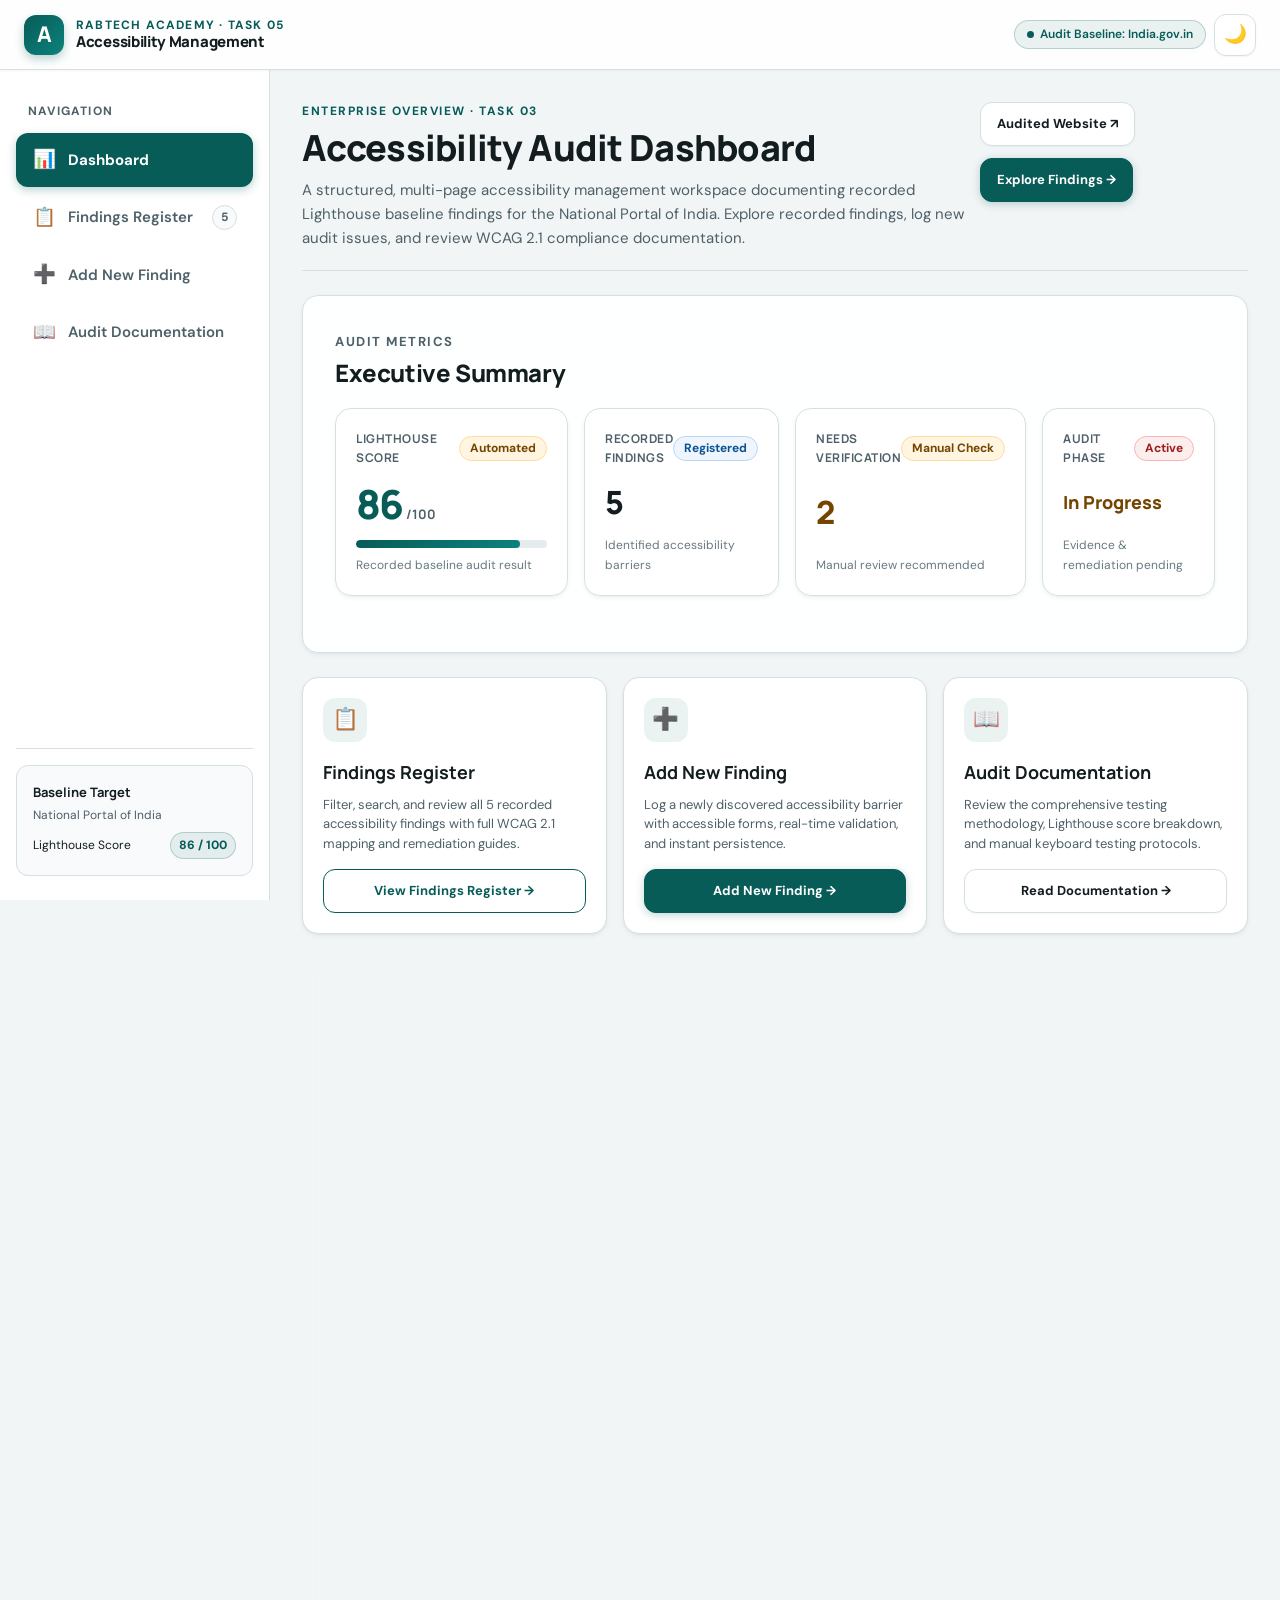
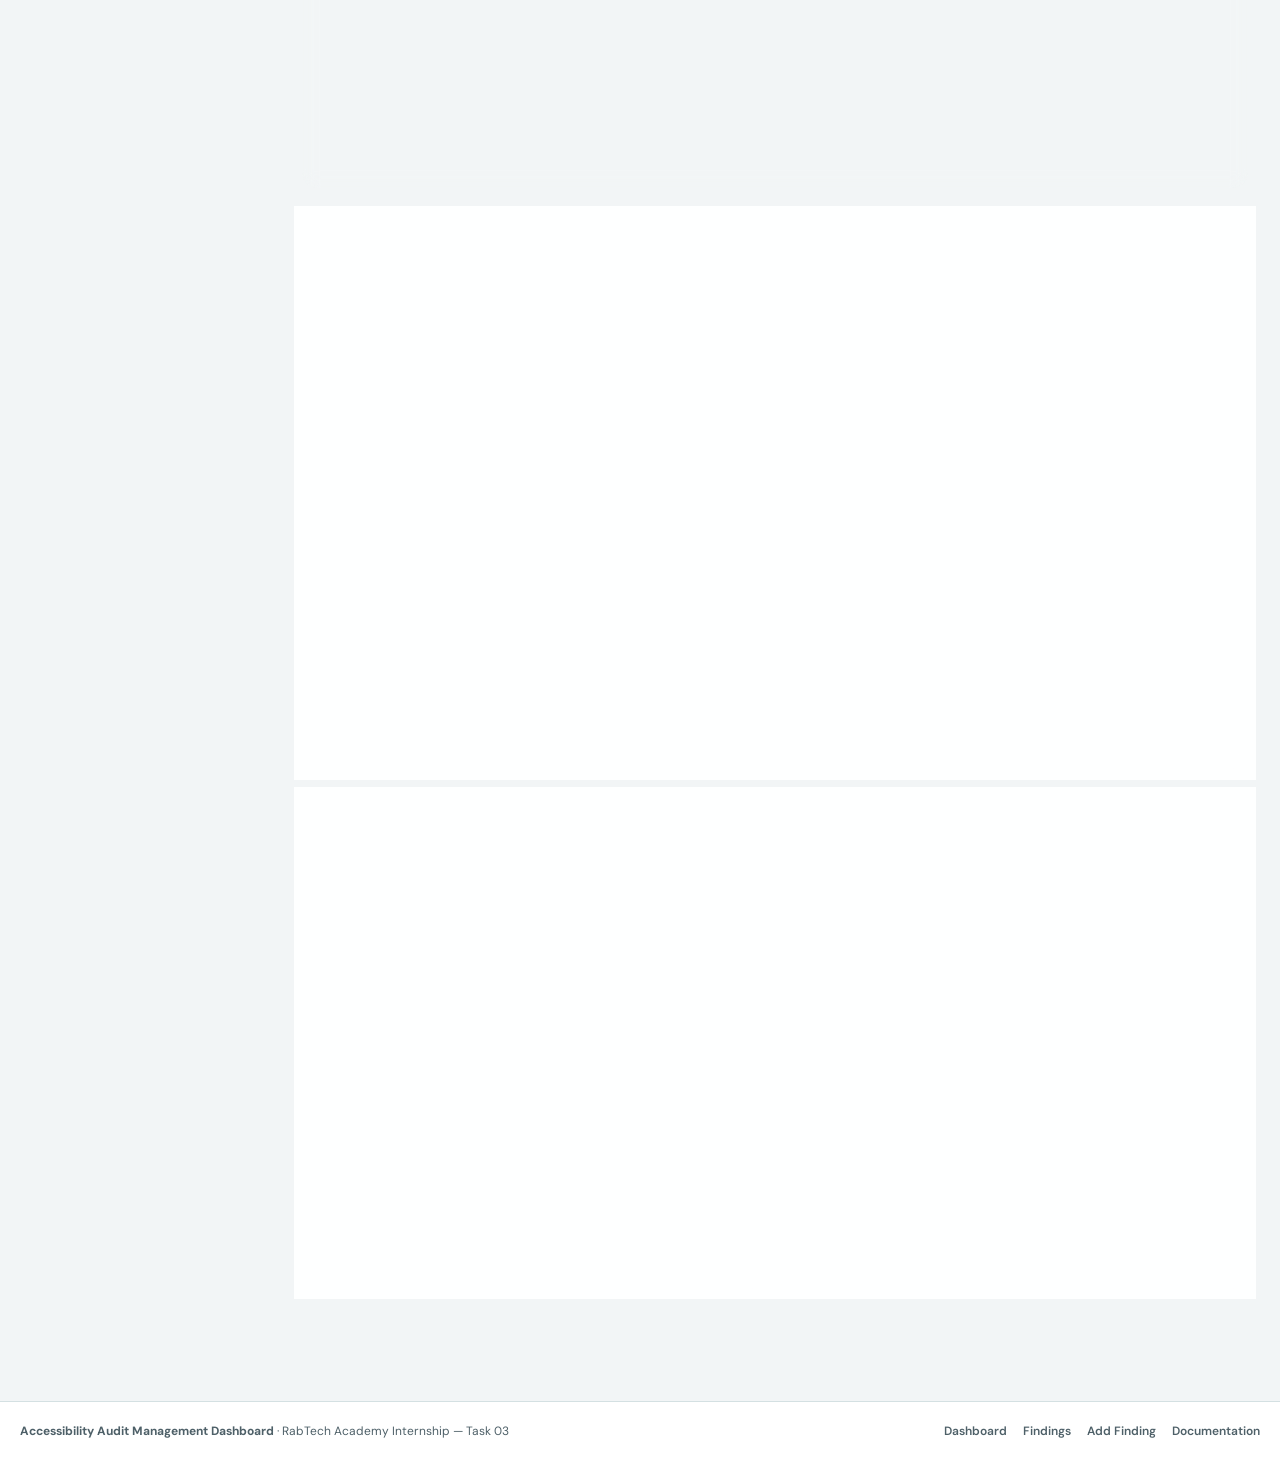
<file: index.html>
<!DOCTYPE html>
<html lang="en">
<head>
    <meta charset="UTF-8">
    <meta name="viewport" content="width=device-width, initial-scale=1.0">
    <meta name="description" content="Enterprise Accessibility Audit Dashboard documenting baseline Lighthouse findings for the National Portal of India (Task 03).">
    <title>Accessibility Audit Dashboard | RabTech Academy</title>
    <link rel="stylesheet" href="style.css">
    <script>
        (function () {
            try {
                var saved = localStorage.getItem("accessibility_audit_theme");
                var prefersDark = window.matchMedia && window.matchMedia("(prefers-color-scheme: dark)").matches;
                if (saved === "dark" || (!saved && prefersDark)) {
                    document.documentElement.setAttribute("data-theme", "dark");
                }
            } catch (e) {}
        })();
    </script>
    <script src="api.js" defer></script>
    <script src="app.js" defer></script>
    <!-- Compatibility marker for automated test suite: <script src="script.js" defer></script> -->
</head>
<body>

    <a href="#main" class="skip-link">Skip to main content</a>

    <!-- Top Application Header -->
    <header class="app-header">
        <div class="app-header-inner">
            <a href="index.html" class="brand-wrapper" aria-label="Accessibility Audit Dashboard Home">
                <div class="logo" aria-hidden="true">A</div>
                <div class="brand-text">
                    <p class="brand-tag">RabTech Academy · Task 05</p>
                    <span class="brand-title">Accessibility Management</span>
                </div>
            </a>

            <div class="header-actions">
                <span class="status-badge">
                    <span class="status-indicator-dot" aria-hidden="true"></span>
                    Audit Baseline: India.gov.in
                </span>

                <button id="theme-toggle"
                        type="button"
                        class="theme-toggle"
                        aria-label="Switch to dark theme"
                        aria-pressed="false">
                    <span class="theme-icon light-icon" aria-hidden="true">☀️</span>
                    <span class="theme-icon dark-icon" aria-hidden="true">🌙</span>
                    <span class="theme-label visually-hidden">Toggle theme</span>
                </button>

                <button id="menu-toggle"
                        type="button"
                        class="menu-toggle"
                        aria-expanded="false"
                        aria-controls="app-sidebar"
                        aria-label="Toggle navigation menu">
                    <span class="menu-icon" aria-hidden="true">
                        <span></span>
                        <span></span>
                        <span></span>
                    </span>
                </button>
            </div>
        </div>
    </header>

    <!-- Application Shell Layout -->
    <div class="app-layout">

        <!-- Mobile Backdrop Overlay -->
        <div id="sidebar-backdrop" class="sidebar-backdrop" aria-hidden="true"></div>

        <!-- Sidebar Navigation Landmark -->
        <aside id="app-sidebar" class="app-sidebar" aria-label="Sidebar Navigation">
            <div class="sidebar-nav-section">
                <p class="sidebar-label">Navigation</p>
                <nav class="sidebar-nav" aria-label="Primary Navigation">
                    <ul class="sidebar-menu">
                        <li>
                            <a href="index.html" class="sidebar-link" aria-current="page">
                                <span class="icon" aria-hidden="true">📊</span>
                                <span>Dashboard</span>
                            </a>
                        </li>
                        <li>
                            <a href="findings.html" class="sidebar-link">
                                <span class="icon" aria-hidden="true">📋</span>
                                <span>Findings Register</span>
                                <span class="nav-counter"><span class="nav-findings-count">5</span><span class="visually-hidden"> recorded findings</span></span>
                            </a>
                        </li>
                        <li>
                            <a href="add-finding.html" class="sidebar-link">
                                <span class="icon" aria-hidden="true">➕</span>
                                <span>Add New Finding</span>
                            </a>
                        </li>
                        <li>
                            <a href="documentation.html" class="sidebar-link">
                                <span class="icon" aria-hidden="true">📖</span>
                                <span>Audit Documentation</span>
                            </a>
                        </li>
                    </ul>
                </nav>
            </div>

            <div class="sidebar-footer">
                <div class="sidebar-audit-card">
                    <h3>Baseline Target</h3>
                    <p>National Portal of India</p>
                    <div class="audit-meta-row">
                        <span>Lighthouse Score</span>
                        <span class="audit-score-pill">86 / 100</span>
                    </div>
                </div>
            </div>
        </aside>

        <!-- Main Content Area Landmark -->
        <main id="main" class="app-main" tabindex="-1">
            <div class="main-content-container">

                <!-- Page Header Hero Section -->
                <section class="page-hero" aria-labelledby="dashboard-overview-heading">
                    <div class="hero-content">
                        <p class="eyebrow">Enterprise Overview · Task 03</p>
                        <h1 id="dashboard-overview-heading">Accessibility Audit Dashboard</h1>
                        <p class="page-description">
                            A structured, multi-page accessibility management workspace documenting recorded
                            Lighthouse baseline findings for the National Portal of India. Explore recorded findings,
                            log new audit issues, and review WCAG 2.1 compliance documentation.
                        </p>
                    </div>

                    <div class="hero-actions">
                        <a class="button secondary"
                           href="https://www.india.gov.in/"
                           target="_blank"
                           rel="noopener noreferrer"
                           aria-label="Open audited National Portal of India website in new tab">
                            Audited Website ↗
                        </a>
                        <a class="button primary" href="findings.html">
                            Explore Findings →
                        </a>
                    </div>
                </section>

                <!-- High-Level Statistics & Metrics Section -->
                <section class="panel" aria-labelledby="audit-summary-heading">
                    <div class="panel-header">
                        <div class="panel-title-group">
                            <p class="eyebrow">Audit Metrics</p>
                            <h2 id="audit-summary-heading">Executive Summary</h2>
                        </div>
                    </div>

                    <div class="stats-grid">
                        <article class="stat-card" aria-labelledby="stat-score-title">
                            <div class="stat-header">
                                <h3 id="stat-score-title" class="stat-label">Lighthouse Score</h3>
                                <span class="badge verify">Automated</span>
                            </div>
                            <div class="score-display">86<span>/100</span></div>
                            <div class="progress-bar-container" role="progressbar" aria-valuenow="86" aria-valuemin="0" aria-valuemax="100" aria-label="Lighthouse Accessibility Score: 86 out of 100">
                                <div class="progress-bar-fill" style="width: 86%;"></div>
                            </div>
                            <p class="stat-subtext">Recorded baseline audit result</p>
                        </article>

                        <article class="stat-card" aria-labelledby="stat-findings-title">
                            <div class="stat-header">
                                <h3 id="stat-findings-title" class="stat-label">Recorded Findings</h3>
                                <span class="badge in-progress">Registered</span>
                            </div>
                            <div class="stat-metric" id="total-findings">5</div>
                            <p class="stat-subtext">Identified accessibility barriers</p>
                        </article>

                        <article class="stat-card" aria-labelledby="stat-verify-title">
                            <div class="stat-header">
                                <h3 id="stat-verify-title" class="stat-label">Needs Verification</h3>
                                <span class="badge verify">Manual Check</span>
                            </div>
                            <div class="stat-metric text-amber" id="verification-count">2</div>
                            <p class="stat-subtext">Manual review recommended</p>
                        </article>

                        <article class="stat-card" aria-labelledby="stat-status-title">
                            <div class="stat-header">
                                <h3 id="stat-status-title" class="stat-label">Audit Phase</h3>
                                <span class="badge open">Active</span>
                            </div>
                            <div class="stat-metric text-status">In Progress</div>
                            <p class="stat-subtext">Evidence & remediation pending</p>
                        </article>
                    </div>
                </section>

                <!-- Navigation Hub / Key Workflow Cards -->
                <section aria-labelledby="quick-actions-heading">
                    <h2 id="quick-actions-heading" class="visually-hidden">Quick Actions and Navigation</h2>
                    <div class="cards-grid">
                        <article class="feature-card" aria-labelledby="feature-findings-title">
                            <div class="feature-card-icon" aria-hidden="true">📋</div>
                            <h3 id="feature-findings-title">Findings Register</h3>
                            <p>Filter, search, and review all 5 recorded accessibility findings with full WCAG 2.1 mapping and remediation guides.</p>
                            <a href="findings.html" class="button outline-teal">View Findings Register →</a>
                        </article>

                        <article class="feature-card" aria-labelledby="feature-add-title">
                            <div class="feature-card-icon" aria-hidden="true">➕</div>
                            <h3 id="feature-add-title">Add New Finding</h3>
                            <p>Log a newly discovered accessibility barrier with accessible forms, real-time validation, and instant persistence.</p>
                            <a href="add-finding.html" class="button primary">Add New Finding →</a>
                        </article>

                        <article class="feature-card" aria-labelledby="feature-docs-title">
                            <div class="feature-card-icon" aria-hidden="true">📖</div>
                            <h3 id="feature-docs-title">Audit Documentation</h3>
                            <p>Review the comprehensive testing methodology, Lighthouse score breakdown, and manual keyboard testing protocols.</p>
                            <a href="documentation.html" class="button secondary">Read Documentation →</a>
                        </article>
                    </div>
                </section>

                <!-- Interactive Findings Preview Section -->
                <section class="panel" aria-labelledby="findings-table-heading">
                    <div class="panel-header">
                        <div class="panel-title-group">
                            <p class="eyebrow">Issue Register Preview</p>
                            <h2 id="findings-table-heading">Recorded Accessibility Findings</h2>
                            <p>Search, filter, and inspect baseline issues documented from the Lighthouse audit.</p>
                        </div>

                        <div class="hero-actions">
                            <a class="button secondary" href="accessibility-audit-template.csv" download>
                                Download Template CSV ↓
                            </a>
                            <a class="button primary" href="findings.html">
                                Full Findings Page →
                            </a>
                        </div>
                    </div>

                    <!-- Filter Toolbar -->
                    <div class="table-toolbar">
                        <div class="search-field-wrapper">
                            <span class="search-icon" aria-hidden="true">⌕</span>
                            <label for="search-input" class="visually-hidden">Search recorded findings</label>
                            <input id="search-input"
                                   class="search-input"
                                   type="search"
                                   placeholder="Search issues, components, or WCAG criteria...">
                        </div>

                        <div class="filter-group">
                            <label for="status-filter" class="filter-label">Status</label>
                            <select id="status-filter" class="filter-select">
                                <option value="all">All Statuses</option>
                                <option value="Open">Open</option>
                                <option value="Needs verification">Needs Verification</option>
                                <option value="In Progress">In Progress</option>
                                <option value="Resolved">Resolved</option>
                            </select>
                        </div>

                        <div class="filter-group">
                            <label for="priority-filter" class="filter-label">Priority</label>
                            <select id="priority-filter" class="filter-select">
                                <option value="all">All Priorities</option>
                                <option value="High">High</option>
                                <option value="Medium">Medium</option>
                                <option value="Low">Low</option>
                            </select>
                        </div>

                        <button id="reset-filters" type="button" class="reset-filters-btn">
                            Reset Filters
                        </button>
                    </div>

                    <!-- Accessible Findings Data Table -->
                    <div class="table-responsive-wrapper" role="region" aria-label="Accessibility findings table" tabindex="0">
                        <table class="data-table">
                            <caption class="visually-hidden">
                                Recorded accessibility findings, affected components, WCAG criteria, priorities, and statuses
                            </caption>
                            <thead>
                                <tr>
                                    <th scope="col">Issue ID &amp; Title</th>
                                    <th scope="col">Component / WCAG Reference</th>
                                    <th scope="col">Priority</th>
                                    <th scope="col">Status</th>
                                    <th scope="col">Actions</th>
                                </tr>
                            </thead>
                            <tbody id="findings-table">
                                <tr>
                                    <td colspan="5" class="empty-state-row">Loading recorded findings...</td>
                                </tr>
                            </tbody>
                        </table>
                    </div>

                    <p id="results-count" class="table-results-counter" aria-live="polite">
                        Showing 5 recorded findings
                    </p>
                </section>

                <!-- Live Repository Activity Section (Task 05) -->
                <section class="panel activity-panel" id="repo-activity-section" aria-labelledby="activity-heading">
                    <div class="panel-header activity-header">
                        <div class="panel-title-group">
                            <div class="activity-eyebrow-row">
                                <p class="eyebrow">GitHub REST API Integration · Task 05</p>
                                <span class="activity-live-indicator" aria-hidden="true">
                                    <span class="live-pulse-dot"></span>
                                    <span>Live Feed</span>
                                </span>
                            </div>
                            <h2 id="activity-heading">Live Repository Activity</h2>
                            <p class="panel-subtitle">
                                Real-time repository metrics and commit history fetched from the public GitHub REST API.
                            </p>
                        </div>

                        <div class="activity-header-actions">
                            <button id="activity-refresh-btn"
                                    type="button"
                                    class="button secondary activity-refresh-btn"
                                    aria-label="Refresh live repository data from GitHub REST API">
                                <span class="refresh-icon" aria-hidden="true">🔄</span>
                                <span>Refresh Data</span>
                            </button>
                        </div>
                    </div>

                    <!-- Category Inference Notice -->
                    <div class="category-inference-notice" role="note" aria-label="Commit category notice">
                        <span class="notice-icon" aria-hidden="true">ℹ️</span>
                        <div class="notice-text">
                            <strong>Automated Heuristic Categorization:</strong>
                            Commit categories (<span class="badge-sample features-pill">Features</span>,
                            <span class="badge-sample fixes-pill">Fixes</span>,
                            <span class="badge-sample docs-pill">Documentation</span>,
                            <span class="badge-sample other-pill">Other</span>)
                            are inferred directly from commit messages and conventional prefix patterns.
                        </div>
                    </div>

                    <!-- Repository Live Statistics (populated by app.js) -->
                    <div id="repo-live-stats" class="repo-live-stats">
                        <!-- Populated dynamically via ActivityController -->
                    </div>

                    <!-- Activity Toolbar: Search, Category Tabs & Sort -->
                    <div class="activity-toolbar">
                        <div class="search-field-wrapper activity-search-wrapper">
                            <span class="search-icon" aria-hidden="true">⌕</span>
                            <label for="activity-search-input" class="visually-hidden">Search commit messages, authors, or SHA</label>
                            <input id="activity-search-input"
                                   class="search-input"
                                   type="search"
                                   placeholder="Search commits by message, author, or SHA...">
                        </div>

                        <!-- Category Filter Tabs -->
                        <div class="activity-tabs" role="tablist" aria-label="Filter commits by category" id="activity-tabs">
                            <button type="button"
                                    role="tab"
                                    class="activity-tab is-active"
                                    id="tab-all"
                                    data-category="All"
                                    aria-selected="true"
                                    aria-controls="commits-list-container">
                                All
                            </button>
                            <button type="button"
                                    role="tab"
                                    class="activity-tab"
                                    id="tab-features"
                                    data-category="Features"
                                    aria-selected="false"
                                    aria-controls="commits-list-container">
                                Features
                            </button>
                            <button type="button"
                                    role="tab"
                                    class="activity-tab"
                                    id="tab-fixes"
                                    data-category="Fixes"
                                    aria-selected="false"
                                    aria-controls="commits-list-container">
                                Fixes
                            </button>
                            <button type="button"
                                    role="tab"
                                    class="activity-tab"
                                    id="tab-docs"
                                    data-category="Documentation"
                                    aria-selected="false"
                                    aria-controls="commits-list-container">
                                Documentation
                            </button>
                            <button type="button"
                                    role="tab"
                                    class="activity-tab"
                                    id="tab-other"
                                    data-category="Other"
                                    aria-selected="false"
                                    aria-controls="commits-list-container">
                                Other
                            </button>
                        </div>

                        <!-- Sort Selector -->
                        <div class="activity-sort-group">
                            <label for="activity-sort-select" class="filter-label">Sort</label>
                            <select id="activity-sort-select" class="filter-select">
                                <option value="newest">Newest First</option>
                                <option value="oldest">Oldest First</option>
                            </select>
                        </div>
                    </div>

                    <!-- Live Results Count & Screen Reader Status -->
                    <div class="activity-status-row">
                        <p id="activity-results-count" class="table-results-counter">
                            Loading commits...
                        </p>
                        <div id="activity-live-status" class="visually-hidden" aria-live="polite" aria-atomic="true">
                            Connecting to GitHub API...
                        </div>
                    </div>

                    <!-- Dynamic Commits Feed Container -->
                    <div id="commits-list-container" class="activity-feed-container" role="tabpanel" aria-labelledby="tab-all" tabindex="0">
                        <!-- Populated dynamically via ActivityController (skeleton, commit cards, or empty/error states) -->
                    </div>
                </section>

                <!-- Audit Methodology & Action Plan Grid -->
                <div class="cards-grid">
                    <section class="panel" aria-labelledby="methodology-heading">
                        <p class="eyebrow">Audit Workflow</p>
                        <h2 id="methodology-heading">How the Audit Was Conducted</h2>
                        <ol class="methodology-steps">
                            <li class="methodology-step-item">
                                <span class="methodology-number" aria-hidden="true">01</span>
                                <div class="methodology-step-body">
                                    <h3>Automated Lighthouse Scan</h3>
                                    <p>Chrome DevTools Lighthouse was run against India.gov.in evaluating the Accessibility category to capture the baseline score of 86.</p>
                                </div>
                            </li>
                            <li class="methodology-step-item">
                                <span class="methodology-number" aria-hidden="true">02</span>
                                <div class="methodology-step-body">
                                    <h3>Document &amp; Categorize</h3>
                                    <p>Identified barriers were logged in an issue register with WCAG success criteria mappings and severity classifications.</p>
                                </div>
                            </li>
                            <li class="methodology-step-item">
                                <span class="methodology-number" aria-hidden="true">03</span>
                                <div class="methodology-step-body">
                                    <h3>Manual Verification Plan</h3>
                                    <p>Automated tools detect ~30-40% of WCAG issues. Manual keyboard navigation and assistive technology verification are scheduled.</p>
                                </div>
                            </li>
                        </ol>
                    </section>

                    <section class="panel" aria-labelledby="next-actions-heading">
                        <p class="eyebrow">Recommended Next Steps</p>
                        <h2 id="next-actions-heading">Action Plan &amp; Notice</h2>
                        <ul class="methodology-steps">
                            <li class="methodology-step-item">
                                <span class="methodology-number" aria-hidden="true">✓</span>
                                <div class="methodology-step-body">
                                    <h3>Verify Identified Controls</h3>
                                    <p>Inspect touch targets and repeated link purposes on desktop and mobile devices.</p>
                                </div>
                            </li>
                            <li class="methodology-step-item">
                                <span class="methodology-number" aria-hidden="true">✓</span>
                                <div class="methodology-step-body">
                                    <h3>Validate Remediation Markup</h3>
                                    <p>Ensure semantic list containers (ul, ol) and valid ARIA structures are implemented.</p>
                                </div>
                            </li>
                        </ul>

                        <div class="notice-box">
                            <strong>Audit Scope Notice:</strong>
                            This dashboard documents an academic accessibility audit baseline for RabTech Academy Task 03.
                            It represents recorded observations and does not alter or certify the official government portal.
                        </div>
                    </section>
                </div>

            </div>
        </main>
    </div>

    <!-- Reusable Accessible Modal Dialog for Finding Details -->
    <dialog id="details-dialog" class="details-modal" aria-labelledby="dialog-title">
        <div class="modal-header">
            <h2 id="dialog-title">Finding Details</h2>
            <button id="close-dialog"
                    type="button"
                    class="modal-close-btn"
                    aria-label="Close details dialog">
                &times;
            </button>
        </div>

        <div id="dialog-content" class="modal-body">
            <!-- Dynamically populated by script.js -->
        </div>

        <div class="modal-footer">
            <button id="close-details-footer"
                    type="button"
                    class="button primary">
                Close Details
            </button>
        </div>
    </dialog>

    <!-- App Footer Landmark -->
    <footer class="app-footer">
        <div class="footer-inner">
            <div>
                <span><strong>Accessibility Audit Management Dashboard</strong></span> ·
                <span>RabTech Academy Internship — Task 03</span>
            </div>
            <nav aria-label="Footer Quick Links">
                <ul class="footer-nav-list">
                    <li><a href="index.html">Dashboard</a></li>
                    <li><a href="findings.html">Findings</a></li>
                    <li><a href="add-finding.html">Add Finding</a></li>
                    <li><a href="documentation.html">Documentation</a></li>
                </ul>
            </nav>
        </div>
    </footer>

</body>
</html>
</file>
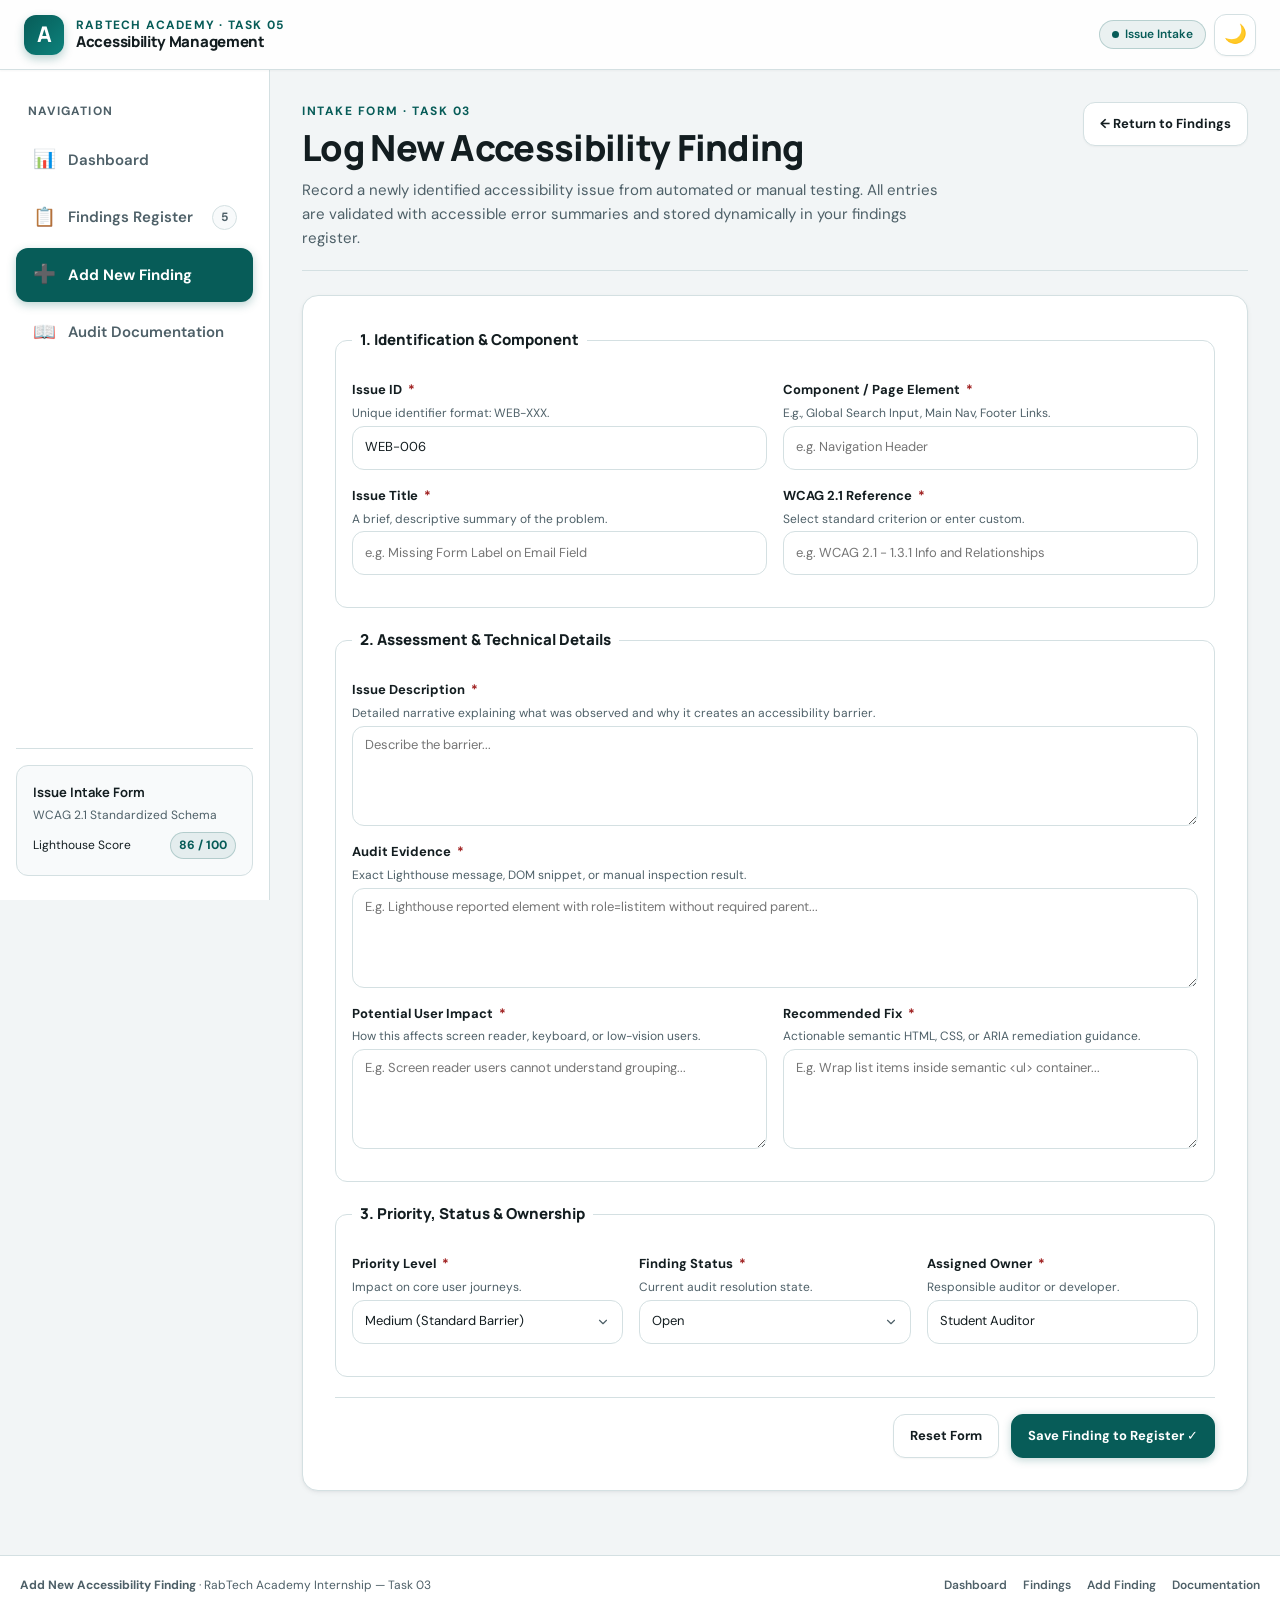
<file: add-finding.html>
<!DOCTYPE html>
<html lang="en">
<head>
    <meta charset="UTF-8">
    <meta name="viewport" content="width=device-width, initial-scale=1.0">
    <meta name="description" content="Log a new accessibility finding for the National Portal of India audit with accessible form controls and instant persistence.">
    <title>Add New Finding | Accessibility Management Dashboard</title>
    <link rel="stylesheet" href="style.css">
    <script>
        (function () {
            try {
                var saved = localStorage.getItem("accessibility_audit_theme");
                var prefersDark = window.matchMedia && window.matchMedia("(prefers-color-scheme: dark)").matches;
                if (saved === "dark" || (!saved && prefersDark)) {
                    document.documentElement.setAttribute("data-theme", "dark");
                }
            } catch (e) {}
        })();
    </script>

    <script src="api.js" defer></script>
    <script src="app.js" defer></script>
    <!-- Compatibility marker for automated test suite: <script src="script.js" defer></script> -->
</head>
<body>

    <a href="#main" class="skip-link">Skip to main content</a>

    <!-- Top Application Header -->
    <header class="app-header">
        <div class="app-header-inner">
            <a href="index.html" class="brand-wrapper" aria-label="Accessibility Audit Dashboard Home">
                <div class="logo" aria-hidden="true">A</div>
                <div class="brand-text">
                    <p class="brand-tag">RabTech Academy · Task 05</p>
                    <span class="brand-title">Accessibility Management</span>
                </div>
            </a>

            <div class="header-actions">
                <span class="status-badge">
                    <span class="status-indicator-dot" aria-hidden="true"></span>
                    Issue Intake
                </span>
                <button id="theme-toggle"
                        type="button"
                        class="theme-toggle"
                        aria-label="Switch to dark theme"
                        aria-pressed="false">
                    <span class="theme-icon light-icon" aria-hidden="true">☀️</span>
                    <span class="theme-icon dark-icon" aria-hidden="true">🌙</span>
                    <span class="theme-label visually-hidden">Toggle theme</span>
                </button>



                <button id="menu-toggle"
                        type="button"
                        class="menu-toggle"
                        aria-expanded="false"
                        aria-controls="app-sidebar"
                        aria-label="Toggle navigation menu">
                    <span class="menu-icon" aria-hidden="true">
                        <span></span>
                        <span></span>
                        <span></span>
                    </span>
                </button>
            </div>
        </div>
    </header>

    <!-- Application Shell Layout -->
    <div class="app-layout">

        <!-- Mobile Backdrop Overlay -->
        <div id="sidebar-backdrop" class="sidebar-backdrop" aria-hidden="true"></div>

        <!-- Sidebar Navigation Landmark -->
        <aside id="app-sidebar" class="app-sidebar" aria-label="Sidebar Navigation">
            <div class="sidebar-nav-section">
                <p class="sidebar-label">Navigation</p>
                <nav class="sidebar-nav" aria-label="Primary Navigation">
                    <ul class="sidebar-menu">
                        <li>
                            <a href="index.html" class="sidebar-link">
                                <span class="icon" aria-hidden="true">📊</span>
                                <span>Dashboard</span>
                            </a>
                        </li>
                        <li>
                            <a href="findings.html" class="sidebar-link">
                                <span class="icon" aria-hidden="true">📋</span>
                                <span>Findings Register</span>
                                <span class="nav-counter"><span class="nav-findings-count">5</span><span class="visually-hidden"> recorded findings</span></span>
                            </a>
                        </li>
                        <li>
                            <a href="add-finding.html" class="sidebar-link" aria-current="page">
                                <span class="icon" aria-hidden="true">➕</span>
                                <span>Add New Finding</span>
                            </a>
                        </li>
                        <li>
                            <a href="documentation.html" class="sidebar-link">
                                <span class="icon" aria-hidden="true">📖</span>
                                <span>Audit Documentation</span>
                            </a>
                        </li>
                    </ul>
                </nav>
            </div>

            <div class="sidebar-footer">
                <div class="sidebar-audit-card">
                    <h3>Issue Intake Form</h3>
                    <p>WCAG 2.1 Standardized Schema</p>
                    <div class="audit-meta-row">
                        <span>Lighthouse Score</span>
                        <span class="audit-score-pill">86 / 100</span>
                    </div>
                </div>
            </div>
        </aside>

        <!-- Main Content Area Landmark -->
        <main id="main" class="app-main" tabindex="-1">
            <div class="main-content-container">

                <!-- Page Header Hero Section -->
                <section class="page-hero" aria-labelledby="add-finding-heading">
                    <div class="hero-content">
                        <p class="eyebrow">Intake Form · Task 03</p>
                        <h1 id="add-finding-heading">Log New Accessibility Finding</h1>
                        <p class="page-description">
                            Record a newly identified accessibility issue from automated or manual testing.
                            All entries are validated with accessible error summaries and stored dynamically in
                            your findings register.
                        </p>
                    </div>

                    <div class="hero-actions">
                        <a href="findings.html" class="button secondary">
                            ← Return to Findings
                        </a>
                    </div>
                </section>

                <!-- Form Card Section -->
                <section class="form-card" aria-labelledby="form-section-heading">
                    <h2 id="form-section-heading" class="visually-hidden">New Finding Form</h2>

                    <!-- Accessible Form Error Summary (WCAG 3.3.1 / 3.3.3) -->
                    <div id="error-summary" class="form-error-summary" role="alert" tabindex="-1">
                        <h3 class="error-summary-heading">
                            <span aria-hidden="true">⚠️</span>
                            <span>There are issues that need your attention</span>
                        </h3>
                        <ol id="error-summary-list" class="error-summary-list">
                            <!-- Populated dynamically by script.js -->
                        </ol>
                    </div>

                    <!-- Accessible Success Notification (WCAG 4.1.3) -->
                    <div id="success-banner" class="form-success-banner" role="status" tabindex="-1" aria-live="polite">
                        <h3 class="success-banner-heading">
                            <span aria-hidden="true">✓</span>
                            <span>Finding successfully recorded!</span>
                        </h3>
                        <p class="success-banner-text">
                            The new accessibility issue has been persisted to the findings register and will appear in exports.
                            <a href="findings.html"><strong>View in Findings Register →</strong></a>
                        </p>
                    </div>

                    <!-- Main Finding Submission Form -->
                    <form id="add-finding-form" novalidate>

                        <!-- Fieldset 1: Identification & Metadata -->
                        <fieldset class="form-fieldset">
                            <legend class="form-legend">1. Identification &amp; Component</legend>

                            <div class="form-grid-2col">
                                <div class="form-group">
                                    <label for="finding-id" class="form-label">
                                        <span>Issue ID <span class="required-mark" aria-hidden="true">*</span></span>
                                        <span class="visually-hidden">(required)</span>
                                    </label>
                                    <p id="finding-id-hint" class="form-hint">Unique identifier format: WEB-XXX.</p>
                                    <input type="text"
                                           id="finding-id"
                                           name="finding-id"
                                           class="form-control"
                                           required
                                          
                                           aria-describedby="finding-id-hint finding-id-error">
                                    <span id="finding-id-error" class="field-error-message" role="alert"></span>
                                </div>

                                <div class="form-group">
                                    <label for="component-name" class="form-label">
                                        <span>Component / Page Element <span class="required-mark" aria-hidden="true">*</span></span>
                                        <span class="visually-hidden">(required)</span>
                                    </label>
                                    <p id="component-name-hint" class="form-hint">E.g., Global Search Input, Main Nav, Footer Links.</p>
                                    <input type="text"
                                           id="component-name"
                                           name="component-name"
                                           class="form-control"
                                           placeholder="e.g. Navigation Header"
                                           required
                                          
                                           aria-describedby="component-name-hint component-name-error">
                                    <span id="component-name-error" class="field-error-message" role="alert"></span>
                                </div>
                            </div>

                            <div class="form-grid-2col">
                                <div class="form-group">
                                    <label for="finding-title" class="form-label">
                                        <span>Issue Title <span class="required-mark" aria-hidden="true">*</span></span>
                                        <span class="visually-hidden">(required)</span>
                                    </label>
                                    <p id="finding-title-hint" class="form-hint">A brief, descriptive summary of the problem.</p>
                                    <input type="text"
                                           id="finding-title"
                                           name="finding-title"
                                           class="form-control"
                                           placeholder="e.g. Missing Form Label on Email Field"
                                           required
                                          
                                           aria-describedby="finding-title-hint finding-title-error">
                                    <span id="finding-title-error" class="field-error-message" role="alert"></span>
                                </div>

                                <div class="form-group">
                                    <label for="wcag-reference" class="form-label">
                                        <span>WCAG 2.1 Reference <span class="required-mark" aria-hidden="true">*</span></span>
                                        <span class="visually-hidden">(required)</span>
                                    </label>
                                    <p id="wcag-reference-hint" class="form-hint">Select standard criterion or enter custom.</p>
                                    <input type="text"
                                           id="wcag-reference"
                                           name="wcag-reference"
                                           class="form-control"
                                           list="wcag-suggestions"
                                           placeholder="e.g. WCAG 2.1 - 1.3.1 Info and Relationships"
                                           required
                                          
                                           aria-describedby="wcag-reference-hint wcag-reference-error">
                                    <datalist id="wcag-suggestions">
                                        <option value="WCAG 2.1 - 1.1.1 Non-text Content (A)">
                                        <option value="WCAG 2.1 - 1.3.1 Info and Relationships (A)">
                                        <option value="WCAG 2.1 - 1.4.3 Contrast (Minimum) (AA)">
                                        <option value="WCAG 2.1 - 2.1.1 Keyboard (A)">
                                        <option value="WCAG 2.1 - 2.4.4 Link Purpose (In Context) (A)">
                                        <option value="WCAG 2.1 - 2.4.7 Focus Visible (AA)">
                                        <option value="WCAG 2.1 - 2.5.5 Target Size (Enhanced)">
                                        <option value="WCAG 2.1 - 4.1.2 Name, Role, Value (A)">
                                    </datalist>
                                    <span id="wcag-reference-error" class="field-error-message" role="alert"></span>
                                </div>
                            </div>
                        </fieldset>

                        <!-- Fieldset 2: Audit Assessment & Technical Details -->
                        <fieldset class="form-fieldset">
                            <legend class="form-legend">2. Assessment &amp; Technical Details</legend>

                            <div class="form-group">
                                <label for="issue-description" class="form-label">
                                    <span>Issue Description <span class="required-mark" aria-hidden="true">*</span></span>
                                    <span class="visually-hidden">(required)</span>
                                </label>
                                <p id="issue-description-hint" class="form-hint">Detailed narrative explaining what was observed and why it creates an accessibility barrier.</p>
                                <textarea id="issue-description"
                                          name="issue-description"
                                          class="form-control"
                                          rows="3"
                                          placeholder="Describe the barrier..."
                                          required
                                         
                                          aria-describedby="issue-description-hint issue-description-error"></textarea>
                                <span id="issue-description-error" class="field-error-message" role="alert"></span>
                            </div>

                            <div class="form-group">
                                <label for="audit-evidence" class="form-label">
                                    <span>Audit Evidence <span class="required-mark" aria-hidden="true">*</span></span>
                                    <span class="visually-hidden">(required)</span>
                                </label>
                                <p id="audit-evidence-hint" class="form-hint">Exact Lighthouse message, DOM snippet, or manual inspection result.</p>
                                <textarea id="audit-evidence"
                                          name="audit-evidence"
                                          class="form-control"
                                          rows="2"
                                          placeholder="E.g. Lighthouse reported element with role=listitem without required parent..."
                                          required
                                         
                                          aria-describedby="audit-evidence-hint audit-evidence-error"></textarea>
                                <span id="audit-evidence-error" class="field-error-message" role="alert"></span>
                            </div>

                            <div class="form-grid-2col">
                                <div class="form-group">
                                    <label for="user-impact" class="form-label">
                                        <span>Potential User Impact <span class="required-mark" aria-hidden="true">*</span></span>
                                        <span class="visually-hidden">(required)</span>
                                    </label>
                                    <p id="user-impact-hint" class="form-hint">How this affects screen reader, keyboard, or low-vision users.</p>
                                    <textarea id="user-impact"
                                              name="user-impact"
                                              class="form-control"
                                              rows="2"
                                              placeholder="E.g. Screen reader users cannot understand grouping..."
                                              required
                                             
                                              aria-describedby="user-impact-hint user-impact-error"></textarea>
                                    <span id="user-impact-error" class="field-error-message" role="alert"></span>
                                </div>

                                <div class="form-group">
                                    <label for="recommended-fix" class="form-label">
                                        <span>Recommended Fix <span class="required-mark" aria-hidden="true">*</span></span>
                                        <span class="visually-hidden">(required)</span>
                                    </label>
                                    <p id="recommended-fix-hint" class="form-hint">Actionable semantic HTML, CSS, or ARIA remediation guidance.</p>
                                    <textarea id="recommended-fix"
                                              name="recommended-fix"
                                              class="form-control"
                                              rows="2"
                                              placeholder="E.g. Wrap list items inside semantic <ul> container..."
                                              required
                                             
                                              aria-describedby="recommended-fix-hint recommended-fix-error"></textarea>
                                    <span id="recommended-fix-error" class="field-error-message" role="alert"></span>
                                </div>
                            </div>
                        </fieldset>

                        <!-- Fieldset 3: Classification & Ownership -->
                        <fieldset class="form-fieldset">
                            <legend class="form-legend">3. Priority, Status &amp; Ownership</legend>

                            <div class="form-grid-3col">
                                <div class="form-group">
                                    <label for="finding-priority" class="form-label">
                                        <span>Priority Level <span class="required-mark" aria-hidden="true">*</span></span>
                                        <span class="visually-hidden">(required)</span>
                                    </label>
                                    <p id="finding-priority-hint" class="form-hint">Impact on core user journeys.</p>
                                    <select id="finding-priority"
                                            name="finding-priority"
                                            class="form-control filter-select"
                                            required
                                           
                                            aria-describedby="finding-priority-hint finding-priority-error">
                                        <option value="">Select priority...</option>
                                        <option value="High">High (Critical Barrier)</option>
                                        <option value="Medium" selected>Medium (Standard Barrier)</option>
                                        <option value="Low">Low (Minor Advisory)</option>
                                    </select>
                                    <span id="finding-priority-error" class="field-error-message" role="alert"></span>
                                </div>

                                <div class="form-group">
                                    <label for="finding-status" class="form-label">
                                        <span>Finding Status <span class="required-mark" aria-hidden="true">*</span></span>
                                        <span class="visually-hidden">(required)</span>
                                    </label>
                                    <p id="finding-status-hint" class="form-hint">Current audit resolution state.</p>
                                    <select id="finding-status"
                                            name="finding-status"
                                            class="form-control filter-select"
                                            required
                                           
                                            aria-describedby="finding-status-hint finding-status-error">
                                        <option value="">Select status...</option>
                                        <option value="Open" selected>Open</option>
                                        <option value="Needs verification">Needs Verification</option>
                                        <option value="In Progress">In Progress</option>
                                        <option value="Resolved">Resolved</option>
                                    </select>
                                    <span id="finding-status-error" class="field-error-message" role="alert"></span>
                                </div>

                                <div class="form-group">
                                    <label for="finding-owner" class="form-label">
                                        <span>Assigned Owner <span class="required-mark" aria-hidden="true">*</span></span>
                                        <span class="visually-hidden">(required)</span>
                                    </label>
                                    <p id="finding-owner-hint" class="form-hint">Responsible auditor or developer.</p>
                                    <input type="text"
                                           id="finding-owner"
                                           name="finding-owner"
                                           class="form-control"
                                           value="Student Auditor"
                                           required
                                          
                                           aria-describedby="finding-owner-hint finding-owner-error">
                                    <span id="finding-owner-error" class="field-error-message" role="alert"></span>
                                </div>
                            </div>
                        </fieldset>

                        <!-- Form Actions Bar -->
                        <div class="form-actions-bar">
                            <button type="reset" class="button secondary">
                                Reset Form
                            </button>
                            <button type="submit" class="button primary">
                                Save Finding to Register ✓
                            </button>
                        </div>
                    </form>
                </section>

            </div>
        </main>
    </div>

    <!-- App Footer Landmark -->
    <footer class="app-footer">
        <div class="footer-inner">
            <div>
                <span><strong>Add New Accessibility Finding</strong></span> ·
                <span>RabTech Academy Internship — Task 03</span>
            </div>
            <nav aria-label="Footer Quick Links">
                <ul class="footer-nav-list">
                    <li><a href="index.html">Dashboard</a></li>
                    <li><a href="findings.html">Findings</a></li>
                    <li><a href="add-finding.html">Add Finding</a></li>
                    <li><a href="documentation.html">Documentation</a></li>
                </ul>
            </nav>
        </div>
    </footer>

</body>
</html>
</file>
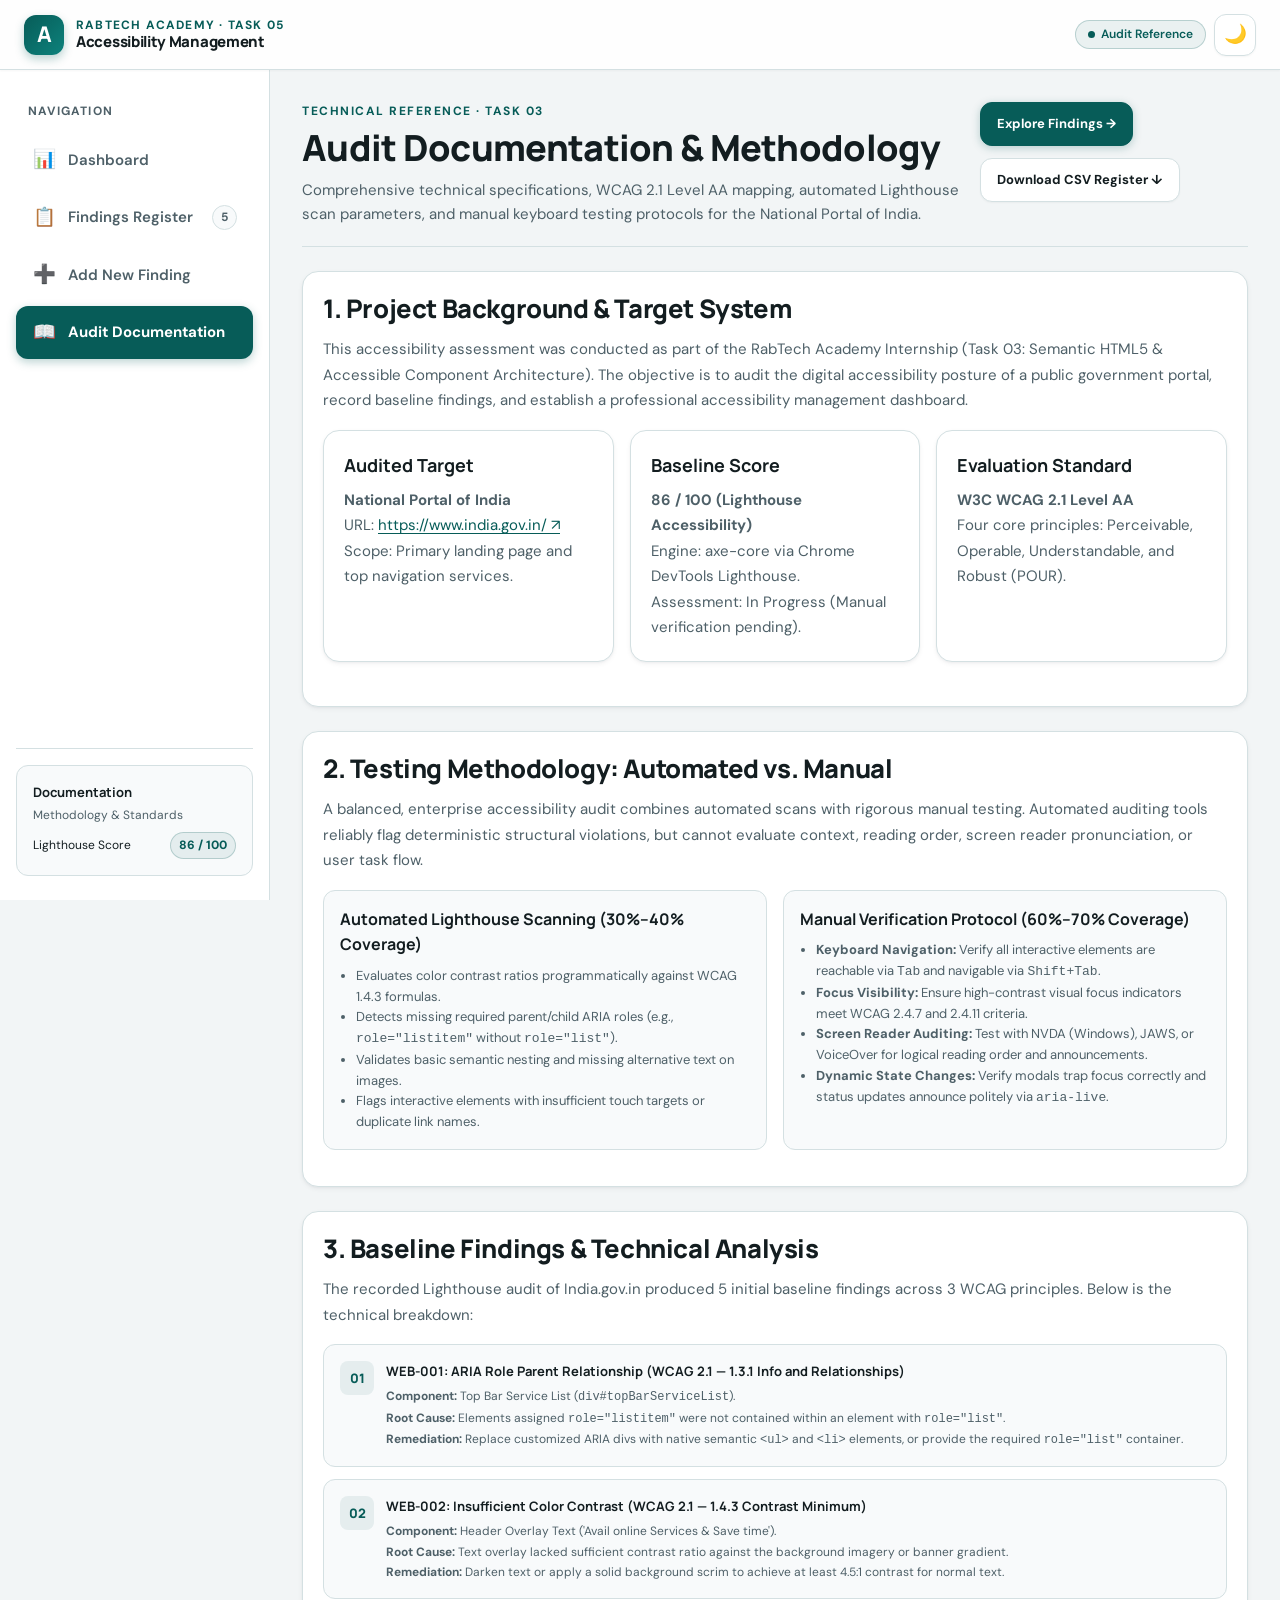
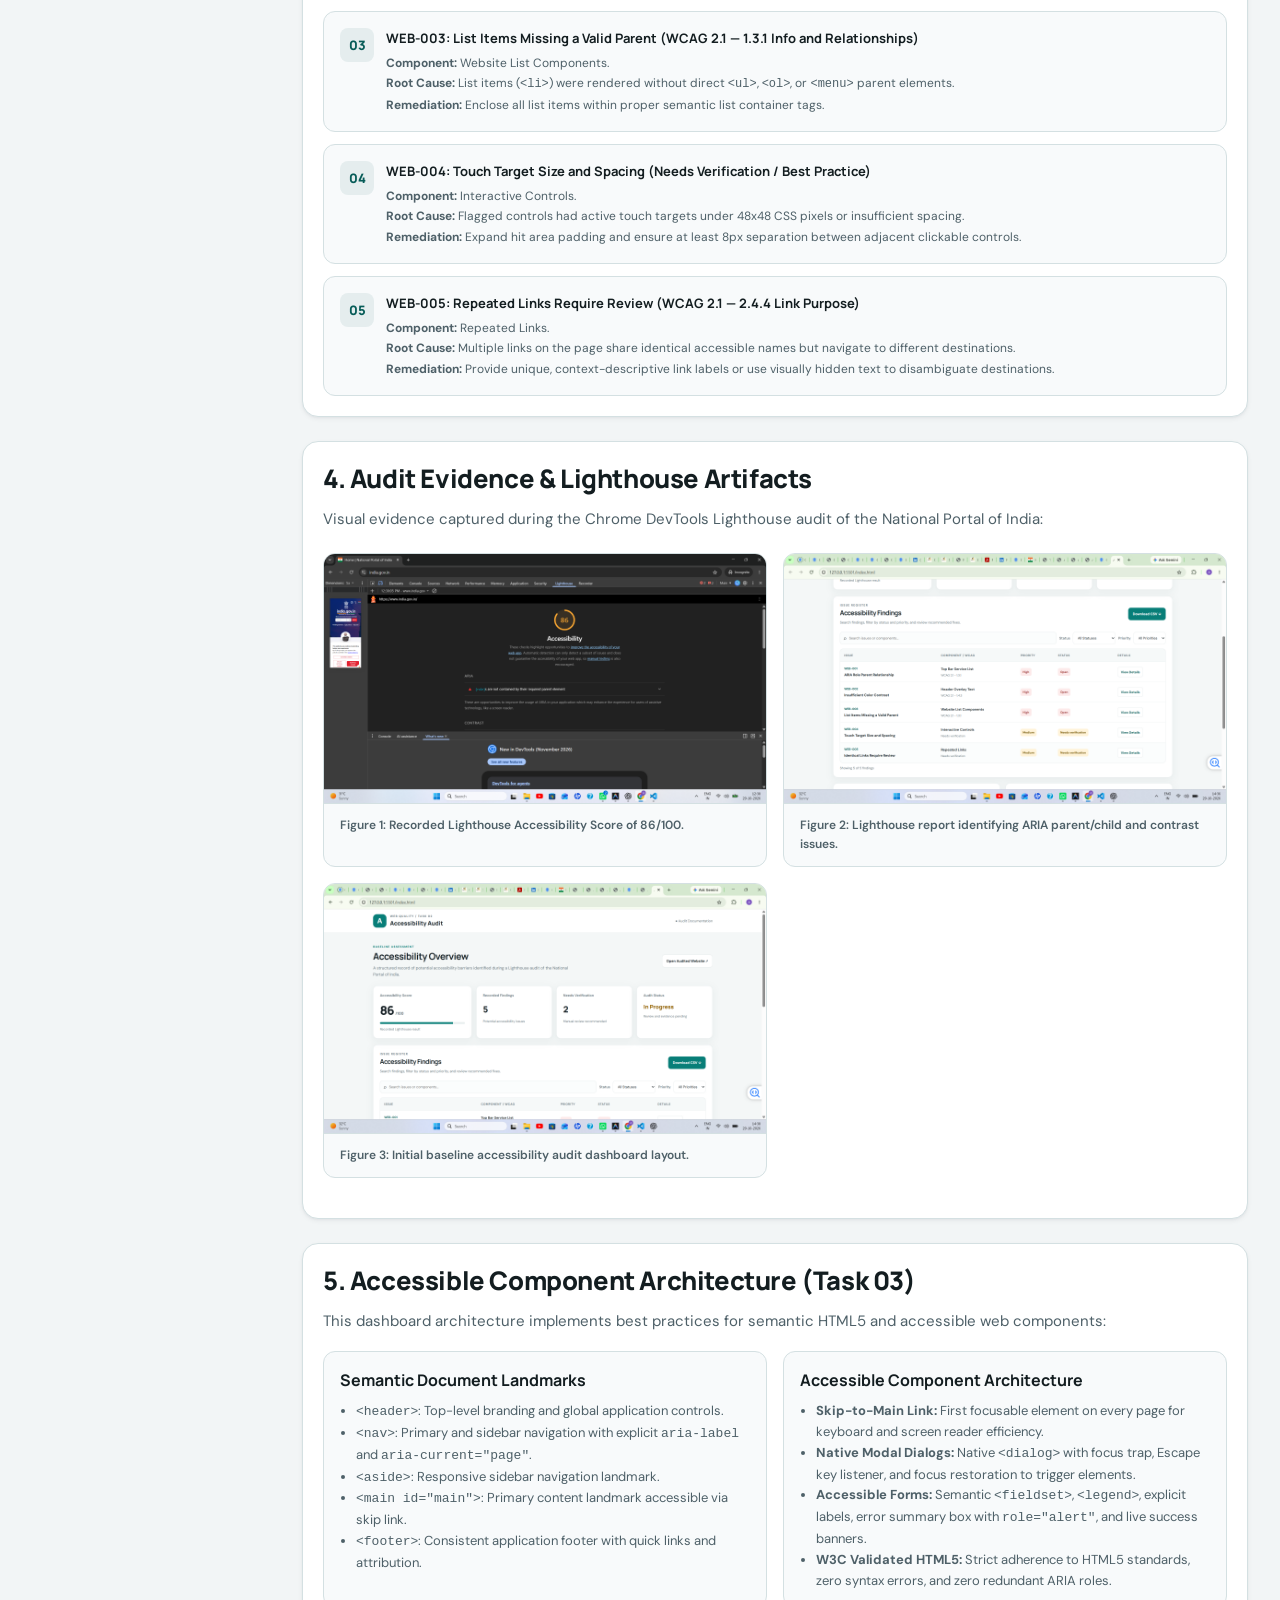
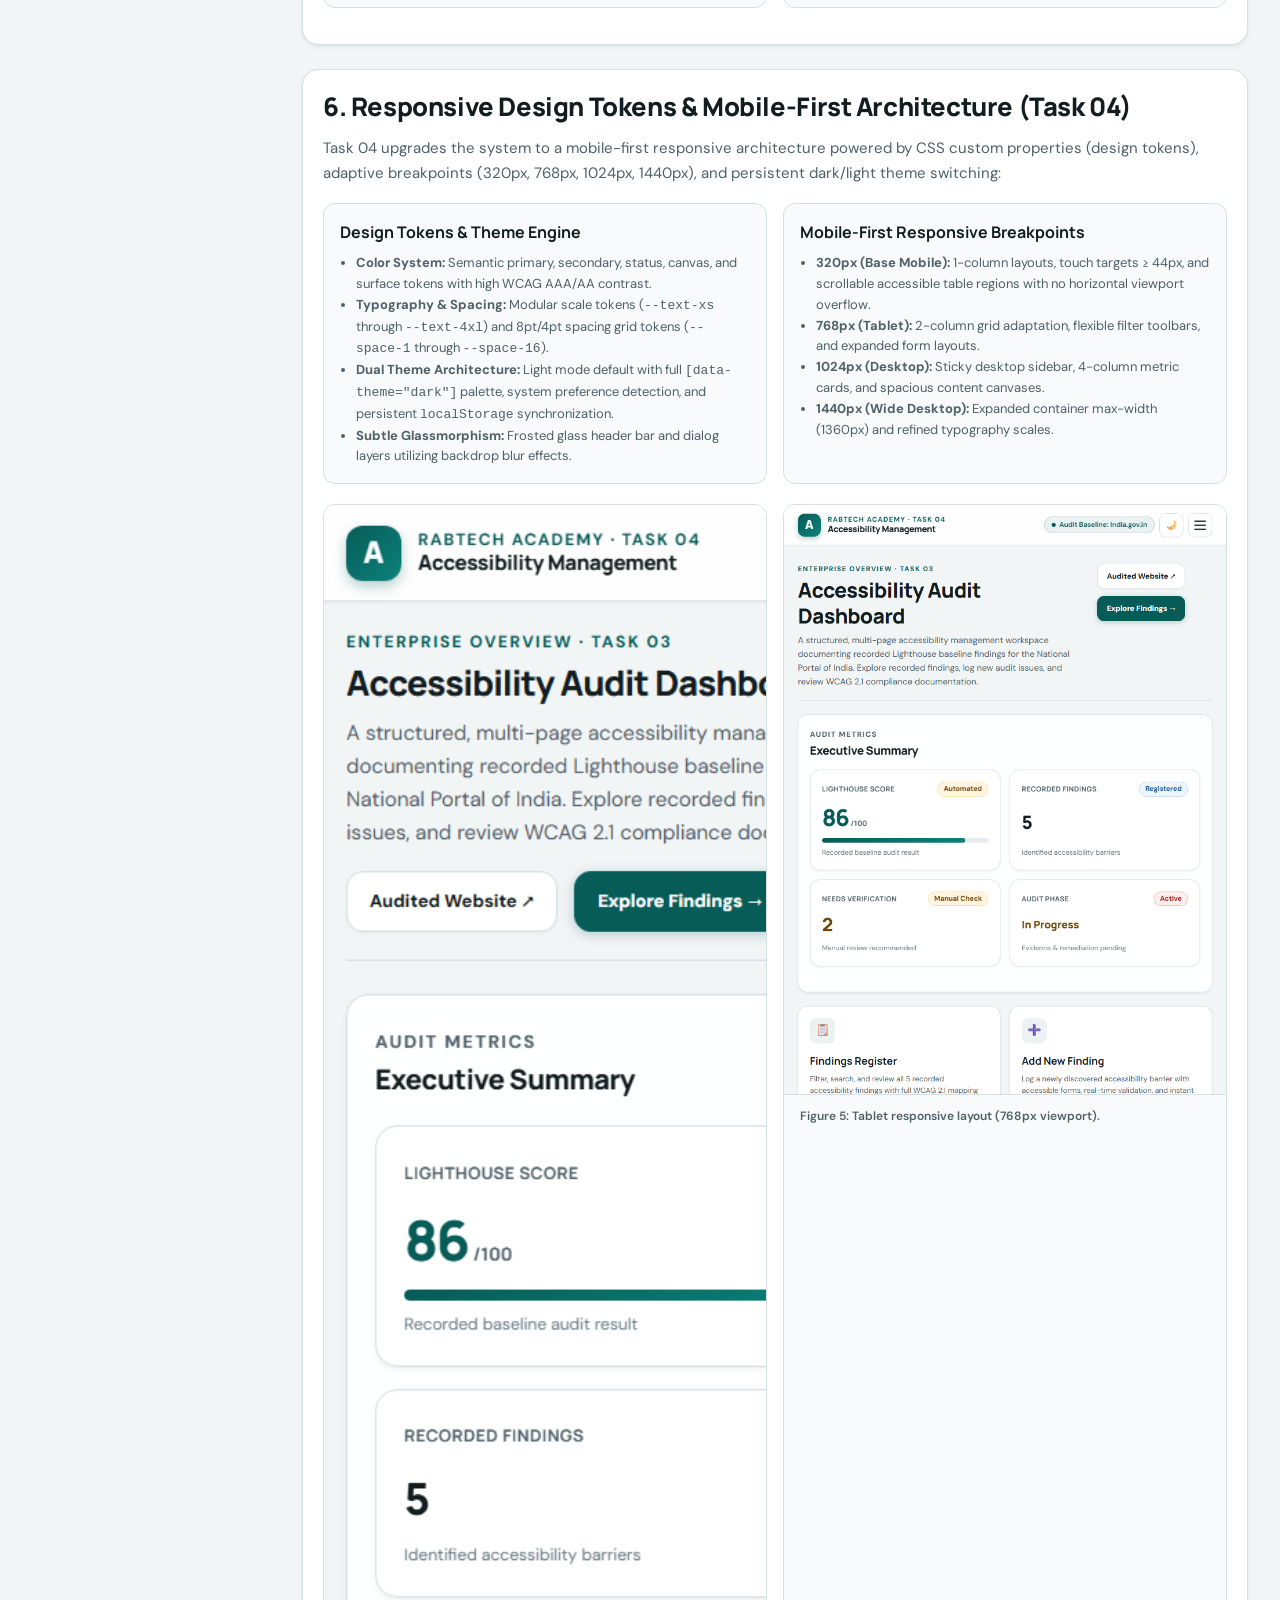
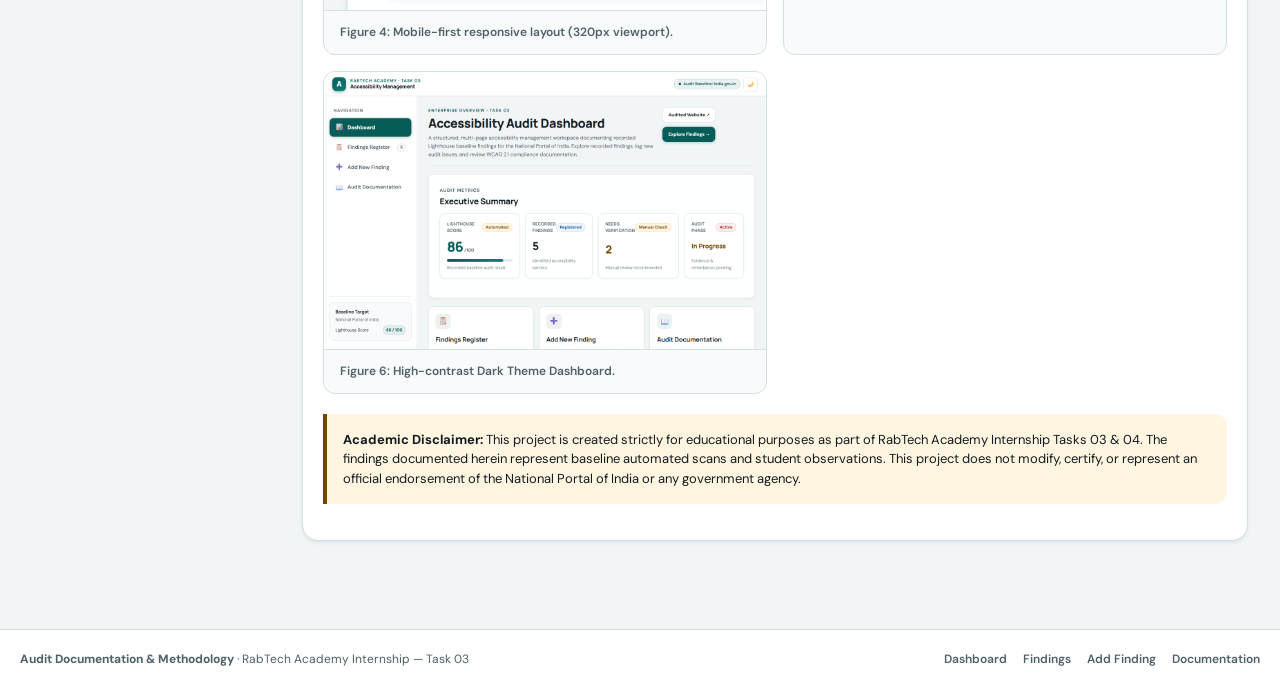
<file: documentation.html>
<!DOCTYPE html>
<html lang="en">
<head>
    <meta charset="UTF-8">
    <meta name="viewport" content="width=device-width, initial-scale=1.0">
    <meta name="description" content="Comprehensive audit documentation, WCAG 2.1 mapping, Lighthouse methodology, and screenshots for the National Portal of India audit.">
    <title>Audit Documentation &amp; Methodology | RabTech Academy</title>
    <link rel="stylesheet" href="style.css">
    <script>
        (function () {
            try {
                var saved = localStorage.getItem("accessibility_audit_theme");
                var prefersDark = window.matchMedia && window.matchMedia("(prefers-color-scheme: dark)").matches;
                if (saved === "dark" || (!saved && prefersDark)) {
                    document.documentElement.setAttribute("data-theme", "dark");
                }
            } catch (e) {}
        })();
    </script>

    <script src="api.js" defer></script>
    <script src="app.js" defer></script>
    <!-- Compatibility marker for automated test suite: <script src="script.js" defer></script> -->
</head>
<body>

    <a href="#main" class="skip-link">Skip to main content</a>

    <!-- Top Application Header -->
    <header class="app-header">
        <div class="app-header-inner">
            <a href="index.html" class="brand-wrapper" aria-label="Accessibility Audit Dashboard Home">
                <div class="logo" aria-hidden="true">A</div>
                <div class="brand-text">
                    <p class="brand-tag">RabTech Academy · Task 05</p>
                    <span class="brand-title">Accessibility Management</span>
                </div>
            </a>

            <div class="header-actions">
                <span class="status-badge">
                    <span class="status-indicator-dot" aria-hidden="true"></span>
                    Audit Reference
                </span>
                <button id="theme-toggle"
                        type="button"
                        class="theme-toggle"
                        aria-label="Switch to dark theme"
                        aria-pressed="false">
                    <span class="theme-icon light-icon" aria-hidden="true">☀️</span>
                    <span class="theme-icon dark-icon" aria-hidden="true">🌙</span>
                    <span class="theme-label visually-hidden">Toggle theme</span>
                </button>



                <button id="menu-toggle"
                        type="button"
                        class="menu-toggle"
                        aria-expanded="false"
                        aria-controls="app-sidebar"
                        aria-label="Toggle navigation menu">
                    <span class="menu-icon" aria-hidden="true">
                        <span></span>
                        <span></span>
                        <span></span>
                    </span>
                </button>
            </div>
        </div>
    </header>

    <!-- Application Shell Layout -->
    <div class="app-layout">

        <!-- Mobile Backdrop Overlay -->
        <div id="sidebar-backdrop" class="sidebar-backdrop" aria-hidden="true"></div>

        <!-- Sidebar Navigation Landmark -->
        <aside id="app-sidebar" class="app-sidebar" aria-label="Sidebar Navigation">
            <div class="sidebar-nav-section">
                <p class="sidebar-label">Navigation</p>
                <nav class="sidebar-nav" aria-label="Primary Navigation">
                    <ul class="sidebar-menu">
                        <li>
                            <a href="index.html" class="sidebar-link">
                                <span class="icon" aria-hidden="true">📊</span>
                                <span>Dashboard</span>
                            </a>
                        </li>
                        <li>
                            <a href="findings.html" class="sidebar-link">
                                <span class="icon" aria-hidden="true">📋</span>
                                <span>Findings Register</span>
                                <span class="nav-counter"><span class="nav-findings-count">5</span><span class="visually-hidden"> recorded findings</span></span>
                            </a>
                        </li>
                        <li>
                            <a href="add-finding.html" class="sidebar-link">
                                <span class="icon" aria-hidden="true">➕</span>
                                <span>Add New Finding</span>
                            </a>
                        </li>
                        <li>
                            <a href="documentation.html" class="sidebar-link" aria-current="page">
                                <span class="icon" aria-hidden="true">📖</span>
                                <span>Audit Documentation</span>
                            </a>
                        </li>
                    </ul>
                </nav>
            </div>

            <div class="sidebar-footer">
                <div class="sidebar-audit-card">
                    <h3>Documentation</h3>
                    <p>Methodology &amp; Standards</p>
                    <div class="audit-meta-row">
                        <span>Lighthouse Score</span>
                        <span class="audit-score-pill">86 / 100</span>
                    </div>
                </div>
            </div>
        </aside>

        <!-- Main Content Area Landmark -->
        <main id="main" class="app-main" tabindex="-1">
            <div class="main-content-container">

                <!-- Page Header Hero Section -->
                <section class="page-hero" aria-labelledby="doc-hero-heading">
                    <div class="hero-content">
                        <p class="eyebrow">Technical Reference · Task 03</p>
                        <h1 id="doc-hero-heading">Audit Documentation &amp; Methodology</h1>
                        <p class="page-description">
                            Comprehensive technical specifications, WCAG 2.1 Level AA mapping, automated Lighthouse
                            scan parameters, and manual keyboard testing protocols for the National Portal of India.
                        </p>
                    </div>

                    <div class="hero-actions">
                        <a href="findings.html" class="button primary">
                            Explore Findings →
                        </a>
                        <a href="accessibility-audit-template.csv" class="button secondary" download>
                            Download CSV Register ↓
                        </a>
                    </div>
                </section>

                <!-- Section 1: Executive Overview & Target System -->
                <section class="doc-section" aria-labelledby="overview-heading">
                    <h2 id="overview-heading">1. Project Background &amp; Target System</h2>
                    <p>
                        This accessibility assessment was conducted as part of the RabTech Academy Internship
                        (Task 03: Semantic HTML5 &amp; Accessible Component Architecture). The objective is to audit
                        the digital accessibility posture of a public government portal, record baseline findings,
                        and establish a professional accessibility management dashboard.
                    </p>

                    <div class="cards-grid">
                        <article class="feature-card" aria-labelledby="target-title">
                            <h3 id="target-title">Audited Target</h3>
                            <p><strong>National Portal of India</strong><br>URL: <a href="https://www.india.gov.in/" target="_blank" rel="noopener noreferrer">https://www.india.gov.in/ ↗</a><br>Scope: Primary landing page and top navigation services.</p>
                        </article>

                        <article class="feature-card" aria-labelledby="baseline-score-title">
                            <h3 id="baseline-score-title">Baseline Score</h3>
                            <p><strong>86 / 100 (Lighthouse Accessibility)</strong><br>Engine: axe-core via Chrome DevTools Lighthouse.<br>Assessment: In Progress (Manual verification pending).</p>
                        </article>

                        <article class="feature-card" aria-labelledby="compliance-standard-title">
                            <h3 id="compliance-standard-title">Evaluation Standard</h3>
                            <p><strong>W3C WCAG 2.1 Level AA</strong><br>Four core principles: Perceivable, Operable, Understandable, and Robust (POUR).</p>
                        </article>
                    </div>
                </section>

                <!-- Section 2: Audit Methodology (Automated vs Manual) -->
                <section class="doc-section" aria-labelledby="methodology-doc-heading">
                    <h2 id="methodology-doc-heading">2. Testing Methodology: Automated vs. Manual</h2>
                    <p>
                        A balanced, enterprise accessibility audit combines automated scans with rigorous manual
                        testing. Automated auditing tools reliably flag deterministic structural violations, but
                        cannot evaluate context, reading order, screen reader pronunciation, or user task flow.
                    </p>

                    <div class="doc-comparison-grid">
                        <div class="doc-card">
                            <h3>Automated Lighthouse Scanning (30%–40% Coverage)</h3>
                            <ul>
                                <li>Evaluates color contrast ratios programmatically against WCAG 1.4.3 formulas.</li>
                                <li>Detects missing required parent/child ARIA roles (e.g., <code>role="listitem"</code> without <code>role="list"</code>).</li>
                                <li>Validates basic semantic nesting and missing alternative text on images.</li>
                                <li>Flags interactive elements with insufficient touch targets or duplicate link names.</li>
                            </ul>
                        </div>

                        <div class="doc-card">
                            <h3>Manual Verification Protocol (60%–70% Coverage)</h3>
                            <ul>
                                <li><strong>Keyboard Navigation:</strong> Verify all interactive elements are reachable via <kbd>Tab</kbd> and navigable via <kbd>Shift+Tab</kbd>.</li>
                                <li><strong>Focus Visibility:</strong> Ensure high-contrast visual focus indicators meet WCAG 2.4.7 and 2.4.11 criteria.</li>
                                <li><strong>Screen Reader Auditing:</strong> Test with NVDA (Windows), JAWS, or VoiceOver for logical reading order and announcements.</li>
                                <li><strong>Dynamic State Changes:</strong> Verify modals trap focus correctly and status updates announce politely via <code>aria-live</code>.</li>
                            </ul>
                        </div>
                    </div>
                </section>

                <!-- Section 3: Baseline Findings Breakdown & WCAG Criteria -->
                <section class="doc-section" aria-labelledby="wcag-spec-heading">
                    <h2 id="wcag-spec-heading">3. Baseline Findings &amp; Technical Analysis</h2>
                    <p>
                        The recorded Lighthouse audit of India.gov.in produced 5 initial baseline findings across 3
                        WCAG principles. Below is the technical breakdown:
                    </p>

                    <ol class="methodology-steps">
                        <li class="methodology-step-item">
                            <span class="methodology-number" aria-hidden="true">01</span>
                            <div class="methodology-step-body">
                                <h3>WEB-001: ARIA Role Parent Relationship (WCAG 2.1 — 1.3.1 Info and Relationships)</h3>
                                <p><strong>Component:</strong> Top Bar Service List (<code>div#topBarServiceList</code>).<br>
                                   <strong>Root Cause:</strong> Elements assigned <code>role="listitem"</code> were not contained within an element with <code>role="list"</code>.<br>
                                   <strong>Remediation:</strong> Replace customized ARIA divs with native semantic <code>&lt;ul&gt;</code> and <code>&lt;li&gt;</code> elements, or provide the required <code>role="list"</code> container.</p>
                            </div>
                        </li>

                        <li class="methodology-step-item">
                            <span class="methodology-number" aria-hidden="true">02</span>
                            <div class="methodology-step-body">
                                <h3>WEB-002: Insufficient Color Contrast (WCAG 2.1 — 1.4.3 Contrast Minimum)</h3>
                                <p><strong>Component:</strong> Header Overlay Text ('Avail online Services &amp; Save time').<br>
                                   <strong>Root Cause:</strong> Text overlay lacked sufficient contrast ratio against the background imagery or banner gradient.<br>
                                   <strong>Remediation:</strong> Darken text or apply a solid background scrim to achieve at least 4.5:1 contrast for normal text.</p>
                            </div>
                        </li>

                        <li class="methodology-step-item">
                            <span class="methodology-number" aria-hidden="true">03</span>
                            <div class="methodology-step-body">
                                <h3>WEB-003: List Items Missing a Valid Parent (WCAG 2.1 — 1.3.1 Info and Relationships)</h3>
                                <p><strong>Component:</strong> Website List Components.<br>
                                   <strong>Root Cause:</strong> List items (<code>&lt;li&gt;</code>) were rendered without direct <code>&lt;ul&gt;</code>, <code>&lt;ol&gt;</code>, or <code>&lt;menu&gt;</code> parent elements.<br>
                                   <strong>Remediation:</strong> Enclose all list items within proper semantic list container tags.</p>
                            </div>
                        </li>

                        <li class="methodology-step-item">
                            <span class="methodology-number" aria-hidden="true">04</span>
                            <div class="methodology-step-body">
                                <h3>WEB-004: Touch Target Size and Spacing (Needs Verification / Best Practice)</h3>
                                <p><strong>Component:</strong> Interactive Controls.<br>
                                   <strong>Root Cause:</strong> Flagged controls had active touch targets under 48x48 CSS pixels or insufficient spacing.<br>
                                   <strong>Remediation:</strong> Expand hit area padding and ensure at least 8px separation between adjacent clickable controls.</p>
                            </div>
                        </li>

                        <li class="methodology-step-item">
                            <span class="methodology-number" aria-hidden="true">05</span>
                            <div class="methodology-step-body">
                                <h3>WEB-005: Repeated Links Require Review (WCAG 2.1 — 2.4.4 Link Purpose)</h3>
                                <p><strong>Component:</strong> Repeated Links.<br>
                                   <strong>Root Cause:</strong> Multiple links on the page share identical accessible names but navigate to different destinations.<br>
                                   <strong>Remediation:</strong> Provide unique, context-descriptive link labels or use visually hidden text to disambiguate destinations.</p>
                            </div>
                        </li>
                    </ol>
                </section>

                <!-- Section 4: Audit Evidence & Screenshots -->
                <section class="doc-section" aria-labelledby="evidence-heading">
                    <h2 id="evidence-heading">4. Audit Evidence &amp; Lighthouse Artifacts</h2>
                    <p>
                        Visual evidence captured during the Chrome DevTools Lighthouse audit of the National Portal of India:
                    </p>

                    <div class="screenshot-gallery">
                        <figure class="screenshot-figure">
                            <img src="screenshots/lighthouse-accessibility-score.png"
                                 alt="Lighthouse report header displaying the Accessibility score of 86 out of 100 for the National Portal of India.">
                            <figcaption>Figure 1: Recorded Lighthouse Accessibility Score of 86/100.</figcaption>
                        </figure>

                        <figure class="screenshot-figure">
                            <img src="screenshots/lighthouse-accessibility-issues.png"
                                 alt="Lighthouse audit issues section highlighting ARIA role parent errors and color contrast failures.">
                            <figcaption>Figure 2: Lighthouse report identifying ARIA parent/child and contrast issues.</figcaption>
                        </figure>

                        <figure class="screenshot-figure">
                            <img src="screenshots/accessibility-dashboard-overview.png"
                                 alt="Initial accessibility audit dashboard layout with summary cards and findings table.">
                            <figcaption>Figure 3: Initial baseline accessibility audit dashboard layout.</figcaption>
                        </figure>
                    </div>
                </section>

                <!-- Section 5: Accessible Component Architecture -->
                <section class="doc-section" aria-labelledby="architecture-heading">
                    <h2 id="architecture-heading">5. Accessible Component Architecture (Task 03)</h2>
                    <p>
                        This dashboard architecture implements best practices for semantic HTML5 and accessible web components:
                    </p>

                    <div class="doc-comparison-grid">
                        <div class="doc-card">
                            <h3>Semantic Document Landmarks</h3>
                            <ul>
                                <li><code>&lt;header&gt;</code>: Top-level branding and global application controls.</li>
                                <li><code>&lt;nav&gt;</code>: Primary and sidebar navigation with explicit <code>aria-label</code> and <code>aria-current="page"</code>.</li>
                                <li><code>&lt;aside&gt;</code>: Responsive sidebar navigation landmark.</li>
                                <li><code>&lt;main id="main"&gt;</code>: Primary content landmark accessible via skip link.</li>
                                <li><code>&lt;footer&gt;</code>: Consistent application footer with quick links and attribution.</li>
                            </ul>
                        </div>

                        <div class="doc-card">
                            <h3>Accessible Component Architecture</h3>
                            <ul>
                                <li><strong>Skip-to-Main Link:</strong> First focusable element on every page for keyboard and screen reader efficiency.</li>
                                <li><strong>Native Modal Dialogs:</strong> Native <code>&lt;dialog&gt;</code> with focus trap, Escape key listener, and focus restoration to trigger elements.</li>
                                <li><strong>Accessible Forms:</strong> Semantic <code>&lt;fieldset&gt;</code>, <code>&lt;legend&gt;</code>, explicit labels, error summary box with <code>role="alert"</code>, and live success banners.</li>
                                <li><strong>W3C Validated HTML5:</strong> Strict adherence to HTML5 standards, zero syntax errors, and zero redundant ARIA roles.</li>
                            </ul>
                        </div>
                    </div>
                </section>

                <!-- Section 6: Responsive Design Tokens & Mobile-First Architecture (Task 04) -->
                <section class="doc-section" aria-labelledby="task04-heading">
                    <h2 id="task04-heading">6. Responsive Design Tokens &amp; Mobile-First Architecture (Task 04)</h2>
                    <p>
                        Task 04 upgrades the system to a mobile-first responsive architecture powered by CSS custom properties
                        (design tokens), adaptive breakpoints (320px, 768px, 1024px, 1440px), and persistent dark/light theme switching:
                    </p>

                    <div class="doc-comparison-grid">
                        <div class="doc-card">
                            <h3>Design Tokens &amp; Theme Engine</h3>
                            <ul>
                                <li><strong>Color System:</strong> Semantic primary, secondary, status, canvas, and surface tokens with high WCAG AAA/AA contrast.</li>
                                <li><strong>Typography &amp; Spacing:</strong> Modular scale tokens (<code>--text-xs</code> through <code>--text-4xl</code>) and 8pt/4pt spacing grid tokens (<code>--space-1</code> through <code>--space-16</code>).</li>
                                <li><strong>Dual Theme Architecture:</strong> Light mode default with full <code>[data-theme="dark"]</code> palette, system preference detection, and persistent <code>localStorage</code> synchronization.</li>
                                <li><strong>Subtle Glassmorphism:</strong> Frosted glass header bar and dialog layers utilizing backdrop blur effects.</li>
                            </ul>
                        </div>

                        <div class="doc-card">
                            <h3>Mobile-First Responsive Breakpoints</h3>
                            <ul>
                                <li><strong>320px (Base Mobile):</strong> 1-column layouts, touch targets &ge; 44px, and scrollable accessible table regions with no horizontal viewport overflow.</li>
                                <li><strong>768px (Tablet):</strong> 2-column grid adaptation, flexible filter toolbars, and expanded form layouts.</li>
                                <li><strong>1024px (Desktop):</strong> Sticky desktop sidebar, 4-column metric cards, and spacious content canvases.</li>
                                <li><strong>1440px (Wide Desktop):</strong> Expanded container max-width (1360px) and refined typography scales.</li>
                            </ul>
                        </div>
                    </div>

                    <div class="screenshot-gallery">
                        <figure class="screenshot-figure">
                            <img src="screenshots/responsive-mobile-320px.png"
                                 alt="Mobile layout rendered at 320px width showing stacked cards and touch-friendly controls.">
                            <figcaption>Figure 4: Mobile-first responsive layout (320px viewport).</figcaption>
                        </figure>

                        <figure class="screenshot-figure">
                            <img src="screenshots/responsive-tablet-768px.png"
                                 alt="Tablet layout rendered at 768px width showing two-column stat cards and responsive toolbar.">
                            <figcaption>Figure 5: Tablet responsive layout (768px viewport).</figcaption>
                        </figure>

                        <figure class="screenshot-figure">
                            <img src="screenshots/theme-dark-mode-dashboard.png"
                                 alt="Dashboard rendered in dark theme with high contrast teal accents and dark surfaces.">
                            <figcaption>Figure 6: High-contrast Dark Theme Dashboard.</figcaption>
                        </figure>
                    </div>

                    <div class="notice-box">
                        <strong>Academic Disclaimer:</strong>
                        This project is created strictly for educational purposes as part of RabTech Academy Internship Tasks 03 &amp; 04.
                        The findings documented herein represent baseline automated scans and student observations.
                        This project does not modify, certify, or represent an official endorsement of the National Portal of India or any government agency.
                    </div>
                </section>

            </div>
        </main>
    </div>

    <!-- App Footer Landmark -->
    <footer class="app-footer">
        <div class="footer-inner">
            <div>
                <span><strong>Audit Documentation &amp; Methodology</strong></span> ·
                <span>RabTech Academy Internship — Task 03</span>
            </div>
            <nav aria-label="Footer Quick Links">
                <ul class="footer-nav-list">
                    <li><a href="index.html">Dashboard</a></li>
                    <li><a href="findings.html">Findings</a></li>
                    <li><a href="add-finding.html">Add Finding</a></li>
                    <li><a href="documentation.html">Documentation</a></li>
                </ul>
            </nav>
        </div>
    </footer>

</body>
</html>
</file>
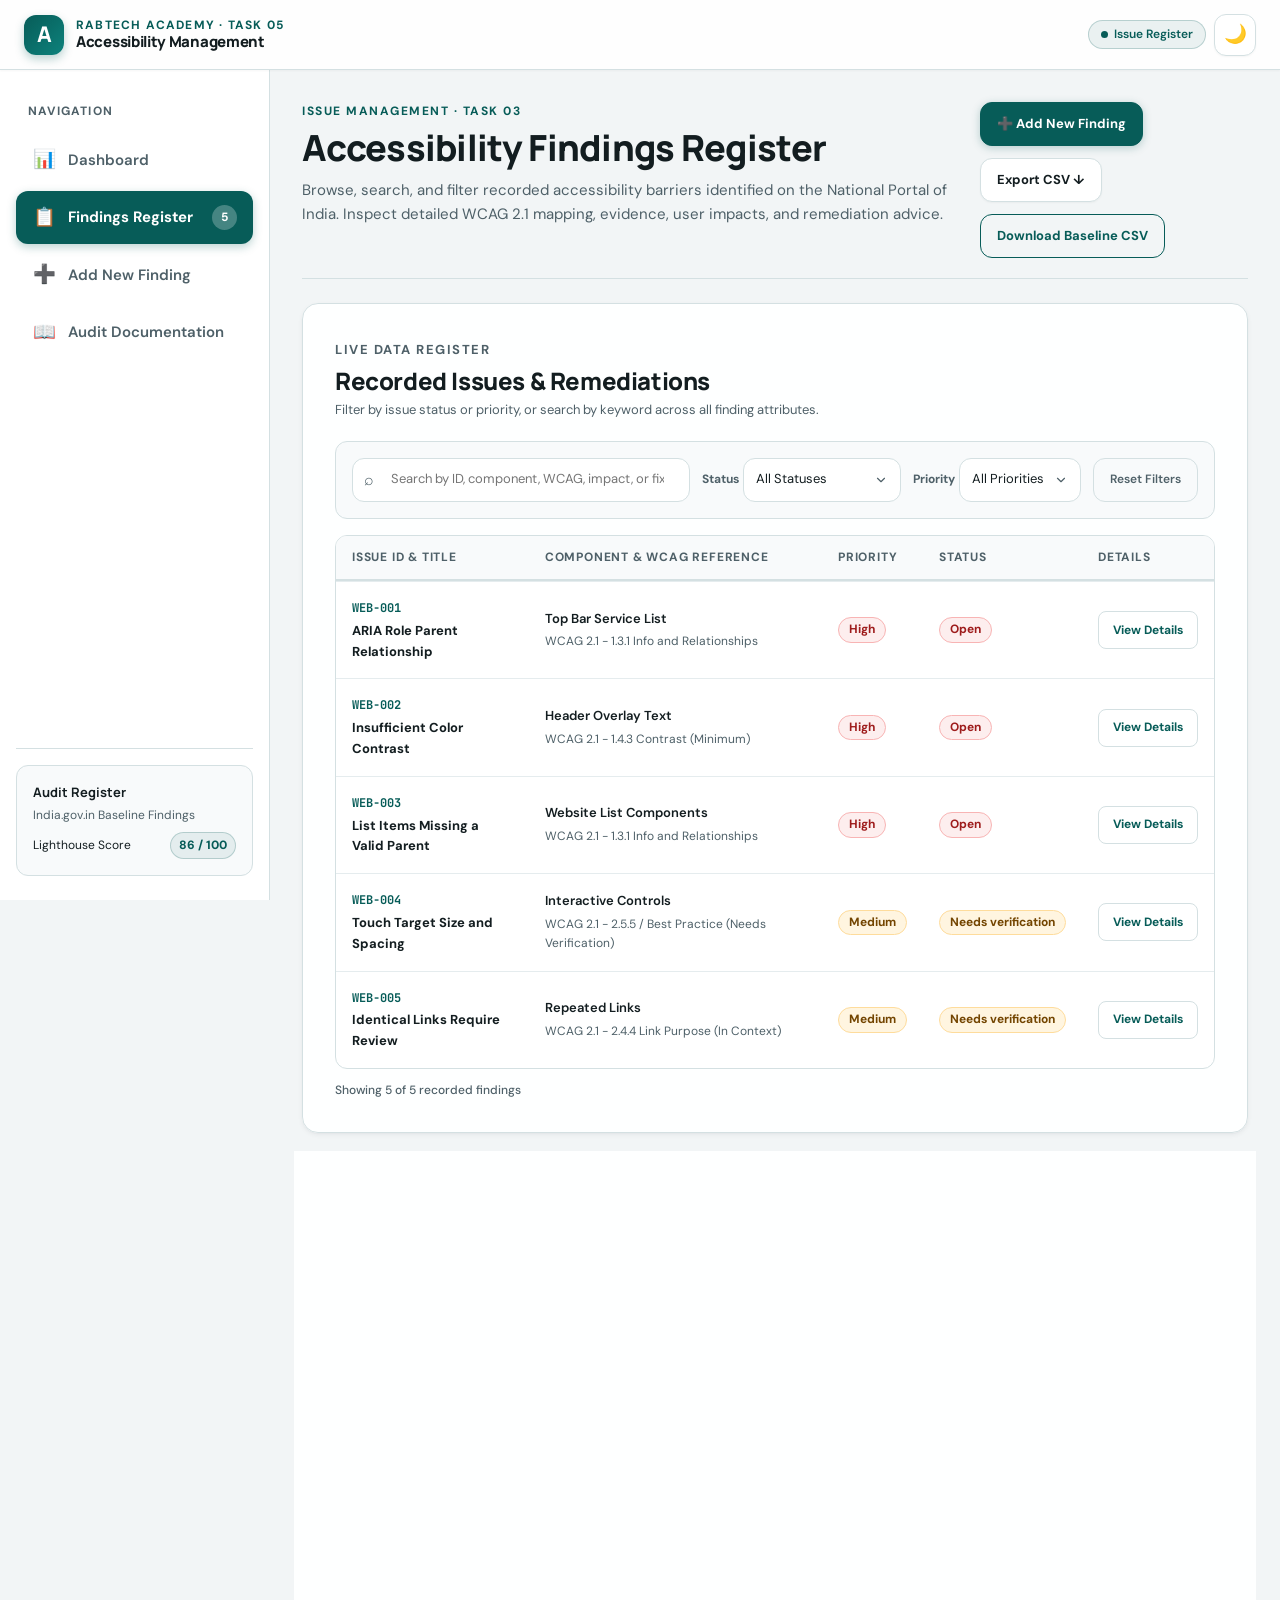
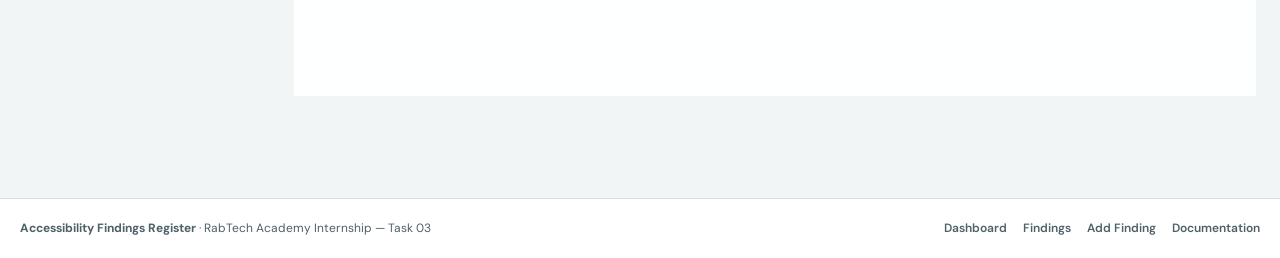
<file: findings.html>
<!DOCTYPE html>
<html lang="en">
<head>
    <meta charset="UTF-8">
    <meta name="viewport" content="width=device-width, initial-scale=1.0">
    <meta name="description" content="Detailed register of accessibility findings for the National Portal of India with search, filtering, and export capabilities.">
    <title>Accessibility Findings Register | RabTech Academy</title>
    <link rel="stylesheet" href="style.css">
    <script>
        (function () {
            try {
                var saved = localStorage.getItem("accessibility_audit_theme");
                var prefersDark = window.matchMedia && window.matchMedia("(prefers-color-scheme: dark)").matches;
                if (saved === "dark" || (!saved && prefersDark)) {
                    document.documentElement.setAttribute("data-theme", "dark");
                }
            } catch (e) {}
        })();
    </script>
    <script src="api.js" defer></script>
    <script src="app.js" defer></script>
    <!-- Compatibility marker for automated test suite: <script src="script.js" defer></script> -->
</head>
<body>

    <a href="#main" class="skip-link">Skip to main content</a>

    <!-- Top Application Header -->
    <header class="app-header">
        <div class="app-header-inner">
            <a href="index.html" class="brand-wrapper" aria-label="Accessibility Audit Dashboard Home">
                <div class="logo" aria-hidden="true">A</div>
                <div class="brand-text">
                    <p class="brand-tag">RabTech Academy · Task 05</p>
                    <span class="brand-title">Accessibility Management</span>
                </div>
            </a>

            <div class="header-actions">
                <span class="status-badge">
                    <span class="status-indicator-dot" aria-hidden="true"></span>
                    Issue Register
                </span>

                <button id="theme-toggle"
                        type="button"
                        class="theme-toggle"
                        aria-label="Switch to dark theme"
                        aria-pressed="false">
                    <span class="theme-icon light-icon" aria-hidden="true">☀️</span>
                    <span class="theme-icon dark-icon" aria-hidden="true">🌙</span>
                    <span class="theme-label visually-hidden">Toggle theme</span>
                </button>

                <button id="menu-toggle"
                        type="button"
                        class="menu-toggle"
                        aria-expanded="false"
                        aria-controls="app-sidebar"
                        aria-label="Toggle navigation menu">
                    <span class="menu-icon" aria-hidden="true">
                        <span></span>
                        <span></span>
                        <span></span>
                    </span>
                </button>
            </div>
        </div>
    </header>

    <!-- Application Shell Layout -->
    <div class="app-layout">

        <!-- Mobile Backdrop Overlay -->
        <div id="sidebar-backdrop" class="sidebar-backdrop" aria-hidden="true"></div>

        <!-- Sidebar Navigation Landmark -->
        <aside id="app-sidebar" class="app-sidebar" aria-label="Sidebar Navigation">
            <div class="sidebar-nav-section">
                <p class="sidebar-label">Navigation</p>
                <nav class="sidebar-nav" aria-label="Primary Navigation">
                    <ul class="sidebar-menu">
                        <li>
                            <a href="index.html" class="sidebar-link">
                                <span class="icon" aria-hidden="true">📊</span>
                                <span>Dashboard</span>
                            </a>
                        </li>
                        <li>
                            <a href="findings.html" class="sidebar-link" aria-current="page">
                                <span class="icon" aria-hidden="true">📋</span>
                                <span>Findings Register</span>
                                <span class="nav-counter"><span class="nav-findings-count">5</span><span class="visually-hidden"> recorded findings</span></span>
                            </a>
                        </li>
                        <li>
                            <a href="add-finding.html" class="sidebar-link">
                                <span class="icon" aria-hidden="true">➕</span>
                                <span>Add New Finding</span>
                            </a>
                        </li>
                        <li>
                            <a href="documentation.html" class="sidebar-link">
                                <span class="icon" aria-hidden="true">📖</span>
                                <span>Audit Documentation</span>
                            </a>
                        </li>
                    </ul>
                </nav>
            </div>

            <div class="sidebar-footer">
                <div class="sidebar-audit-card">
                    <h3>Audit Register</h3>
                    <p>India.gov.in Baseline Findings</p>
                    <div class="audit-meta-row">
                        <span>Lighthouse Score</span>
                        <span class="audit-score-pill">86 / 100</span>
                    </div>
                </div>
            </div>
        </aside>

        <!-- Main Content Area Landmark -->
        <main id="main" class="app-main" tabindex="-1">
            <div class="main-content-container">

                <!-- Page Header Hero Section -->
                <section class="page-hero" aria-labelledby="findings-heading">
                    <div class="hero-content">
                        <p class="eyebrow">Issue Management · Task 03</p>
                        <h1 id="findings-heading">Accessibility Findings Register</h1>
                        <p class="page-description">
                            Browse, search, and filter recorded accessibility barriers identified on the National Portal
                            of India. Inspect detailed WCAG 2.1 mapping, evidence, user impacts, and remediation advice.
                        </p>
                    </div>

                    <div class="hero-actions">
                        <a href="add-finding.html" class="button primary">
                            ➕ Add New Finding
                        </a>
                        <button type="button" id="export-csv-btn" class="button secondary">
                            Export CSV ↓
                        </button>
                        <a href="accessibility-audit-template.csv" class="button outline-teal" download>
                            Download Baseline CSV
                        </a>
                    </div>
                </section>

                <!-- Full Issue Register Panel -->
                <section class="panel" aria-labelledby="register-table-heading">
                    <div class="panel-header">
                        <div class="panel-title-group">
                            <p class="eyebrow">Live Data Register</p>
                            <h2 id="register-table-heading">Recorded Issues &amp; Remediations</h2>
                            <p>Filter by issue status or priority, or search by keyword across all finding attributes.</p>
                        </div>
                    </div>

                    <!-- Filter Toolbar -->
                    <div class="table-toolbar">
                        <div class="search-field-wrapper">
                            <span class="search-icon" aria-hidden="true">⌕</span>
                            <label for="search-input" class="visually-hidden">Search findings by keyword</label>
                            <input id="search-input"
                                   class="search-input"
                                   type="search"
                                   placeholder="Search by ID, component, WCAG, impact, or fix...">
                        </div>

                        <div class="filter-group">
                            <label for="status-filter" class="filter-label">Status</label>
                            <select id="status-filter" class="filter-select">
                                <option value="all">All Statuses</option>
                                <option value="Open">Open</option>
                                <option value="Needs verification">Needs Verification</option>
                                <option value="In Progress">In Progress</option>
                                <option value="Resolved">Resolved</option>
                            </select>
                        </div>

                        <div class="filter-group">
                            <label for="priority-filter" class="filter-label">Priority</label>
                            <select id="priority-filter" class="filter-select">
                                <option value="all">All Priorities</option>
                                <option value="High">High</option>
                                <option value="Medium">Medium</option>
                                <option value="Low">Low</option>
                            </select>
                        </div>

                        <button id="reset-filters" type="button" class="reset-filters-btn">
                            Reset Filters
                        </button>
                    </div>

                    <!-- Accessible Data Table -->
                    <div class="table-responsive-wrapper" role="region" aria-label="Accessibility findings data table" tabindex="0">
                        <table class="data-table">
                            <caption class="visually-hidden">
                                Complete register of accessibility issues with ID, title, component, WCAG criterion, priority, status, and details action
                            </caption>
                            <thead>
                                <tr>
                                    <th scope="col">Issue ID &amp; Title</th>
                                    <th scope="col">Component &amp; WCAG Reference</th>
                                    <th scope="col">Priority</th>
                                    <th scope="col">Status</th>
                                    <th scope="col">Details</th>
                                </tr>
                            </thead>
                            <tbody id="findings-table">
                                <tr>
                                    <td colspan="5" class="empty-state-row">Loading accessibility findings...</td>
                                </tr>
                            </tbody>
                        </table>
                    </div>

                    <p id="results-count" class="table-results-counter" aria-live="polite">
                        Showing 5 recorded findings
                    </p>
                </section>

                <!-- Information Grid: WCAG Criteria Breakdown & Disclaimer -->
                <div class="cards-grid">
                    <section class="panel" aria-labelledby="wcag-breakdown-heading">
                        <p class="eyebrow">WCAG Mapping</p>
                        <h2 id="wcag-breakdown-heading">Governing Accessibility Criteria</h2>
                        <ul class="methodology-steps">
                            <li class="methodology-step-item">
                                <span class="methodology-number" aria-hidden="true">1.3</span>
                                <div class="methodology-step-body">
                                    <h3>1.3.1 Info and Relationships (Level A)</h3>
                                    <p>Information, structure, and relationships conveyed through presentation can be programmatically determined (List containers, ARIA parent/child roles).</p>
                                </div>
                            </li>
                            <li class="methodology-step-item">
                                <span class="methodology-number" aria-hidden="true">1.4</span>
                                <div class="methodology-step-body">
                                    <h3>1.4.3 Contrast (Minimum) (Level AA)</h3>
                                    <p>Text visual presentation must have a contrast ratio of at least 4.5:1 for normal text and 3:1 for large text.</p>
                                </div>
                            </li>
                            <li class="methodology-step-item">
                                <span class="methodology-number" aria-hidden="true">2.5</span>
                                <div class="methodology-step-body">
                                    <h3>2.5.5 / 2.5.8 Target Size &amp; Spacing</h3>
                                    <p>Pointer inputs must have adequate touch target dimensions and spacing to prevent accidental activation on touchscreen devices.</p>
                                </div>
                            </li>
                        </ul>
                    </section>

                    <section class="panel" aria-labelledby="status-definitions-heading">
                        <p class="eyebrow">Classification Reference</p>
                        <h2 id="status-definitions-heading">Status &amp; Severity Guidelines</h2>
                        <ul class="methodology-steps">
                            <li class="methodology-step-item">
                                <span class="methodology-number" aria-hidden="true">●</span>
                                <div class="methodology-step-body">
                                    <h3>Open (High Priority)</h3>
                                    <p>Confirmed automated Lighthouse finding that directly causes assistive technology confusion or readability barriers.</p>
                                </div>
                            </li>
                            <li class="methodology-step-item">
                                <span class="methodology-number" aria-hidden="true">●</span>
                                <div class="methodology-step-body">
                                    <h3>Needs Verification (Medium Priority)</h3>
                                    <p>Heuristic or best-practice alert that requires manual cross-browser and assistive tech verification to confirm severity.</p>
                                </div>
                            </li>
                        </ul>

                        <div class="notice-box">
                            <strong>Data Integrity Notice:</strong>
                            Findings presented in this register reflect recorded observations from Chrome DevTools Lighthouse and baseline manual reviews. They serve as an academic remediation backlog for RabTech Academy Internship Task 03.
                        </div>
                    </section>
                </div>

            </div>
        </main>
    </div>

    <!-- Reusable Accessible Modal Dialog for Finding Details -->
    <dialog id="details-dialog" class="details-modal" aria-labelledby="dialog-title">
        <div class="modal-header">
            <h2 id="dialog-title">Finding Details</h2>
            <button id="close-dialog"
                    type="button"
                    class="modal-close-btn"
                    aria-label="Close details dialog">
                &times;
            </button>
        </div>

        <div id="dialog-content" class="modal-body">
            <!-- Dynamically populated by script.js -->
        </div>

        <div class="modal-footer">
            <button id="close-details-footer"
                    type="button"
                    class="button primary">
                Close Details
            </button>
        </div>
    </dialog>

    <!-- App Footer Landmark -->
    <footer class="app-footer">
        <div class="footer-inner">
            <div>
                <span><strong>Accessibility Findings Register</strong></span> ·
                <span>RabTech Academy Internship — Task 03</span>
            </div>
            <nav aria-label="Footer Quick Links">
                <ul class="footer-nav-list">
                    <li><a href="index.html">Dashboard</a></li>
                    <li><a href="findings.html">Findings</a></li>
                    <li><a href="add-finding.html">Add Finding</a></li>
                    <li><a href="documentation.html">Documentation</a></li>
                </ul>
            </nav>
        </div>
    </footer>

</body>
</html>
</file>
<file: style.css>
/* ==========================================================================
   Accessibility Audit Dashboard — Mobile-First Enterprise Stylesheet
   Task: RabTech Academy Internship – Task 04
   Topic: Responsive Design Tokens & Mobile-First CSS Architecture
   ========================================================================== */

@import url('https://fonts.googleapis.com/css2?family=DM+Sans:ital,wght@0,400;0,500;0,600;0,700;1,400&family=Manrope:wght@500;600;700;800&family=JetBrains+Mono:wght@400;500;600&display=swap');

/* --------------------------------------------------------------------------
   1. CSS DESIGN TOKENS SYSTEM (:root - Light Theme Default)
   -------------------------------------------------------------------------- */
:root {
    /* Color Palette - Brand & Primary */
    --primary: #075c58;
    --primary-hover: #05413e;
    --primary-light: #0d827c;
    --primary-subtle: rgba(7, 92, 88, 0.08);
    --primary-border: rgba(7, 92, 88, 0.22);
    --primary-gradient: linear-gradient(135deg, #075c58 0%, #0d827c 100%);

    /* Secondary & Neutrals */
    --secondary: #2f4858;
    --secondary-hover: #1f313c;
    --secondary-subtle: #f0f4f6;

    /* Backgrounds & Surfaces (Light Mode) */
    --bg-canvas: #f2f5f6;
    --bg-surface: #ffffff;
    --bg-surface-alt: #f8fafb;
    --bg-surface-elevated: #ffffff;
    --bg-glass: rgba(255, 255, 255, 0.88);
    --bg-glass-card: rgba(255, 255, 255, 0.92);
    --border-glass: rgba(255, 255, 255, 0.7);

    /* Borders & Dividers */
    --border: #d4e0e2;
    --border-light: #e5ecee;
    --border-subtle: rgba(19, 29, 32, 0.06);

    /* Typography Colors (WCAG AAA / AA compliant) */
    --text: #131d20;             /* Ratio vs white: 17.5:1 */
    --text-muted: #4e6068;       /* Ratio vs white: 5.6:1 */
    --text-subtle: #677981;      /* Ratio vs white: 4.6:1 */
    --text-inverse: #ffffff;

    /* Semantic Status Colors (High Contrast Badges) */
    --red: #9e1c1c;
    --red-bg: #fdeeee;
    --red-border: #f8b4b4;

    --amber: #734500;
    --amber-bg: #fff5e0;
    --amber-border: #fedc9c;

    --green: #116843;
    --green-bg: #eaf8f1;
    --green-border: #a2e2be;

    --blue: #0b5394;
    --blue-bg: #eef5fc;
    --blue-border: #b8d6f6;

    /* Accessibility Focus Ring (WCAG 2.4.7 & 2.4.11) */
    --focus-ring: #c46800;
    --focus-ring-offset: 3px;

    /* Typography Scales */
    --font-sans: 'DM Sans', system-ui, -apple-system, BlinkMacSystemFont, 'Segoe UI', Roboto, sans-serif;
    --font-heading: 'Manrope', var(--font-sans);
    --font-mono: 'JetBrains Mono', Consolas, Monaco, monospace;

    --text-xs: 0.75rem;          /* 12px */
    --text-sm: 0.8125rem;        /* 13px */
    --text-base: 0.9375rem;      /* 15px */
    --text-md: 1rem;             /* 16px */
    --text-lg: 1.125rem;         /* 18px */
    --text-xl: 1.25rem;          /* 20px */
    --text-2xl: 1.5rem;          /* 24px */
    --text-3xl: 1.875rem;        /* 30px */
    --text-4xl: 2.25rem;         /* 36px */

    /* Spacing Tokens */
    --space-1: 0.25rem;          /* 4px */
    --space-2: 0.5rem;           /* 8px */
    --space-3: 0.75rem;          /* 12px */
    --space-4: 1rem;             /* 16px */
    --space-5: 1.25rem;          /* 20px */
    --space-6: 1.5rem;           /* 24px */
    --space-8: 2rem;             /* 32px */
    --space-10: 2.5rem;          /* 40px */
    --space-12: 3rem;            /* 48px */
    --space-16: 4rem;            /* 64px */

    /* Border Radii Tokens */
    --radius-xs: 4px;
    --radius-sm: 8px;
    --radius-md: 12px;
    --radius-lg: 16px;
    --radius-xl: 24px;
    --radius-pill: 9999px;

    /* Shadows & Elevation */
    --shadow-xs: 0 1px 2px rgba(19, 29, 32, 0.04);
    --shadow-sm: 0 2px 5px rgba(19, 29, 32, 0.05), 0 1px 2px rgba(19, 29, 32, 0.03);
    --shadow-md: 0 4px 14px rgba(19, 29, 32, 0.07), 0 1px 3px rgba(19, 29, 32, 0.04);
    --shadow-lg: 0 12px 30px rgba(19, 29, 32, 0.09), 0 4px 10px rgba(19, 29, 32, 0.05);
    --shadow-dialog: 0 24px 64px rgba(15, 27, 30, 0.28);

    /* Transitions */
    --transition-fast: 0.15s cubic-bezier(0.4, 0, 0.2, 1);
    --transition-normal: 0.25s cubic-bezier(0.4, 0, 0.2, 1);
    --transition-slow: 0.35s cubic-bezier(0.4, 0, 0.2, 1);

    /* Layout Dimensions */
    --header-height: 70px;
    --sidebar-width: 270px;
    --content-max-width: 1240px;
}

/* --------------------------------------------------------------------------
   DARK THEME DESIGN TOKENS
   Activated via [data-theme="dark"] attribute on <html>
   -------------------------------------------------------------------------- */
[data-theme="dark"] {
    /* Brand & Primary in Dark Mode */
    --primary: #1ab0a6;
    --primary-hover: #2cd5c9;
    --primary-light: #3de8dc;
    --primary-subtle: rgba(26, 176, 166, 0.16);
    --primary-border: rgba(26, 176, 166, 0.36);
    --primary-gradient: linear-gradient(135deg, #12827a 0%, #1ab0a6 100%);

    --secondary: #8da4af;
    --secondary-hover: #b0c2cb;
    --secondary-subtle: #192529;

    /* Backgrounds & Surfaces (Dark Mode) */
    --bg-canvas: #0d1416;
    --bg-surface: #141e21;
    --bg-surface-alt: #1a272b;
    --bg-surface-elevated: #203035;
    --bg-glass: rgba(20, 30, 33, 0.88);
    --bg-glass-card: rgba(26, 39, 43, 0.9);
    --border-glass: rgba(255, 255, 255, 0.08);

    /* Borders & Dividers */
    --border: #27393e;
    --border-light: #202e32;
    --border-subtle: rgba(255, 255, 255, 0.06);

    /* Typography in Dark Mode (High Contrast WCAG AAA / AA) */
    --text: #f0f4f5;             /* Contrast vs #141e21: >15:1 */
    --text-muted: #a3b3b8;       /* Contrast vs #141e21: >6.5:1 */
    --text-subtle: #829499;      /* Contrast vs #141e21: >4.6:1 */
    --text-inverse: #0d1416;

    /* Semantic Status Colors (Dark Mode Tints) */
    --red: #ff8585;
    --red-bg: rgba(165, 29, 36, 0.24);
    --red-border: rgba(255, 133, 133, 0.35);

    --amber: #ffbe4d;
    --amber-bg: rgba(135, 77, 0, 0.26);
    --amber-border: rgba(255, 190, 77, 0.35);

    --green: #68d99f;
    --green-bg: rgba(17, 104, 67, 0.26);
    --green-border: rgba(104, 217, 159, 0.35);

    --blue: #70b4ff;
    --blue-bg: rgba(11, 83, 148, 0.26);
    --blue-border: rgba(112, 180, 255, 0.35);

    /* Focus Ring in Dark Mode */
    --focus-ring: #ffaa33;

    /* Shadows in Dark Mode */
    --shadow-xs: 0 1px 2px rgba(0, 0, 0, 0.25);
    --shadow-sm: 0 2px 6px rgba(0, 0, 0, 0.35);
    --shadow-md: 0 4px 16px rgba(0, 0, 0, 0.45);
    --shadow-lg: 0 12px 32px rgba(0, 0, 0, 0.55);
    --shadow-dialog: 0 24px 64px rgba(0, 0, 0, 0.75);
}

/* --------------------------------------------------------------------------
   2. MOBILE-FIRST BASE RESET & FOUNDATION (320px+)
   -------------------------------------------------------------------------- */
*,
*::before,
*::after {
    box-sizing: border-box;
    margin: 0;
    padding: 0;
}

html {
    scroll-behavior: smooth;
    font-size: 16px;
    -webkit-text-size-adjust: 100%;
    color-scheme: light dark;
}

body {
    background-color: var(--bg-canvas);
    color: var(--text);
    font-family: var(--font-sans);
    font-size: var(--text-base);
    line-height: 1.6;
    min-height: 100vh;
    display: flex;
    flex-direction: column;
    overflow-x: hidden;
    transition: background-color var(--transition-normal), color var(--transition-normal);
}

/* Accessible focus styling */
:focus-visible {
    outline: 3px solid var(--focus-ring);
    outline-offset: var(--focus-ring-offset);
    border-radius: var(--radius-xs);
}

a {
    color: var(--primary);
    text-decoration: underline;
    text-underline-offset: 3px;
    transition: color var(--transition-fast);
}

a:hover {
    color: var(--primary-hover);
}

button,
input,
select,
textarea {
    font: inherit;
    color: inherit;
    background: transparent;
    border: none;
}

img {
    max-width: 100%;
    height: auto;
    display: block;
}

/* --------------------------------------------------------------------------
   Accessibility Utilities: Skip Link & Visually Hidden
   -------------------------------------------------------------------------- */
.skip-link {
    position: absolute;
    top: -100px;
    left: var(--space-4);
    z-index: 10000;
    padding: var(--space-3) var(--space-5);
    background-color: var(--text);
    color: var(--text-inverse);
    border: 2px solid var(--focus-ring);
    border-radius: var(--radius-sm);
    font-weight: 700;
    font-size: var(--text-base);
    text-decoration: none;
    box-shadow: var(--shadow-lg);
    transition: top var(--transition-fast);
}

.skip-link:focus,
.skip-link:focus-visible {
    top: var(--space-3);
    outline: 3px solid var(--focus-ring);
    outline-offset: 2px;
}

.visually-hidden {
    position: absolute !important;
    width: 1px !important;
    height: 1px !important;
    padding: 0 !important;
    margin: -1px !important;
    overflow: hidden !important;
    clip: rect(0, 0, 0, 0) !important;
    white-space: nowrap !important;
    border: 0 !important;
}

/* --------------------------------------------------------------------------
   3. APP HEADER & TOP NAVIGATION BAR (Mobile-First)
   -------------------------------------------------------------------------- */
.app-header {
    height: var(--header-height);
    background: var(--bg-glass);
    backdrop-filter: blur(12px);
    -webkit-backdrop-filter: blur(12px);
    border-bottom: 1px solid var(--border);
    position: sticky;
    top: 0;
    z-index: 900;
    box-shadow: var(--shadow-xs);
    transition: background-color var(--transition-normal), border-color var(--transition-normal);
}

.app-header-inner {
    width: 100%;
    height: 100%;
    padding: 0 var(--space-4);
    display: flex;
    align-items: center;
    justify-content: space-between;
    gap: var(--space-3);
}

.brand-wrapper {
    display: flex;
    align-items: center;
    gap: var(--space-3);
    text-decoration: none;
    color: inherit;
    min-width: 0;
}

.logo {
    display: grid;
    place-items: center;
    width: 40px;
    height: 40px;
    flex-shrink: 0;
    border-radius: var(--radius-md);
    background: var(--primary-gradient);
    color: #ffffff;
    font-family: var(--font-heading);
    font-size: 1.35rem;
    font-weight: 800;
    box-shadow: 0 4px 10px rgba(7, 92, 88, 0.28);
    transition: transform var(--transition-fast);
}

.brand-wrapper:hover .logo {
    transform: scale(1.04);
}

.brand-text {
    display: flex;
    flex-direction: column;
    min-width: 0;
}

.brand-tag {
    font-size: var(--text-xs);
    font-weight: 700;
    letter-spacing: 1.2px;
    text-transform: uppercase;
    color: var(--primary);
    line-height: 1.2;
    white-space: nowrap;
    overflow: hidden;
    text-overflow: ellipsis;
}

.brand-title {
    font-family: var(--font-heading);
    font-size: var(--text-base);
    font-weight: 800;
    letter-spacing: -0.3px;
    color: var(--text);
    line-height: 1.2;
    white-space: nowrap;
    overflow: hidden;
    text-overflow: ellipsis;
}

/* Header Actions: Status Badge, Theme Toggle, Mobile Menu */
.header-actions {
    display: flex;
    align-items: center;
    gap: var(--space-2);
    flex-shrink: 0;
}

.status-badge {
    display: none; /* Hidden on narrow mobile, shown on tablet/desktop */
    align-items: center;
    gap: 6px;
    padding: var(--space-1) var(--space-3);
    border-radius: var(--radius-pill);
    background-color: var(--primary-subtle);
    border: 1px solid var(--primary-border);
    color: var(--primary);
    font-size: var(--text-xs);
    font-weight: 600;
    white-space: nowrap;
}

.status-indicator-dot {
    width: 7px;
    height: 7px;
    border-radius: 50%;
    background-color: var(--primary);
    display: inline-block;
}

/* Theme Toggle Button */
.theme-toggle {
    display: inline-flex;
    align-items: center;
    justify-content: center;
    width: 42px;
    height: 42px;
    border: 1px solid var(--border);
    border-radius: var(--radius-md);
    background-color: var(--bg-surface);
    color: var(--text);
    cursor: pointer;
    box-shadow: var(--shadow-xs);
    transition: background-color var(--transition-fast), border-color var(--transition-fast), transform var(--transition-fast);
}

.theme-toggle:hover {
    background-color: var(--bg-surface-alt);
    border-color: var(--primary);
    transform: translateY(-1px);
}

.theme-toggle .light-icon {
    display: none;
    font-size: 1.15rem;
    line-height: 1;
}

.theme-toggle .dark-icon {
    display: block;
    font-size: 1.15rem;
    line-height: 1;
}

[data-theme="dark"] .theme-toggle .light-icon {
    display: block;
}

[data-theme="dark"] .theme-toggle .dark-icon {
    display: none;
}

/* Mobile Menu Toggle Hamburger */
.menu-toggle {
    display: inline-flex;
    align-items: center;
    justify-content: center;
    width: 42px;
    height: 42px;
    border: 1px solid var(--border);
    border-radius: var(--radius-md);
    background: var(--bg-surface);
    color: var(--text);
    cursor: pointer;
    box-shadow: var(--shadow-xs);
    transition: background-color var(--transition-fast), border-color var(--transition-fast);
}

.menu-toggle:hover {
    background-color: var(--bg-surface-alt);
    border-color: var(--primary);
}

.menu-icon {
    display: flex;
    flex-direction: column;
    justify-content: center;
    gap: 5px;
    width: 20px;
    height: 20px;
}

.menu-icon span {
    display: block;
    width: 100%;
    height: 2px;
    background-color: var(--text);
    border-radius: 2px;
    transition: transform var(--transition-fast), opacity var(--transition-fast);
}

.menu-toggle[aria-expanded="true"] .menu-icon span:nth-child(1) {
    transform: translateY(7px) rotate(45deg);
}

.menu-toggle[aria-expanded="true"] .menu-icon span:nth-child(2) {
    opacity: 0;
}

.menu-toggle[aria-expanded="true"] .menu-icon span:nth-child(3) {
    transform: translateY(-7px) rotate(-45deg);
}

/* --------------------------------------------------------------------------
   4. APP LAYOUT & SIDEBAR (Mobile-First: Off-Canvas Drawer)
   -------------------------------------------------------------------------- */
.app-layout {
    display: flex;
    flex-direction: column;
    flex: 1 0 auto;
    width: 100%;
    position: relative;
}

/* Mobile Sidebar Drawer (Default < 1024px) */
.app-sidebar {
    position: fixed;
    top: 0;
    left: -100%;
    width: min(300px, 85vw);
    height: 100vh;
    background: var(--bg-surface);
    border-right: 1px solid var(--border);
    display: flex;
    flex-direction: column;
    justify-content: space-between;
    padding: var(--space-6) var(--space-4);
    z-index: 1000;
    overflow-y: auto;
    box-shadow: var(--shadow-dialog);
    transition: left var(--transition-normal) cubic-bezier(0.4, 0, 0.2, 1);
}

.app-sidebar.is-open {
    left: 0;
}

/* Mobile Backdrop Overlay */
.sidebar-backdrop {
    display: none;
    position: fixed;
    top: 0;
    left: 0;
    width: 100vw;
    height: 100vh;
    background-color: rgba(13, 20, 22, 0.65);
    backdrop-filter: blur(3px);
    -webkit-backdrop-filter: blur(3px);
    z-index: 950;
    transition: opacity var(--transition-normal);
}

.sidebar-backdrop.is-visible {
    display: block;
}

.sidebar-nav-section {
    display: flex;
    flex-direction: column;
    gap: var(--space-2);
}

.sidebar-label {
    font-size: var(--text-xs);
    font-weight: 700;
    letter-spacing: 1.2px;
    text-transform: uppercase;
    color: var(--text-muted);
    padding: 0 var(--space-3);
    margin: var(--space-2) 0 var(--space-1);
}

.sidebar-menu {
    list-style: none;
    display: flex;
    flex-direction: column;
    gap: var(--space-1);
}

.sidebar-link {
    display: flex;
    align-items: center;
    gap: var(--space-3);
    padding: var(--space-3) var(--space-4);
    border-radius: var(--radius-md);
    color: var(--text-muted);
    text-decoration: none;
    font-weight: 600;
    font-size: var(--text-base);
    min-height: 44px; /* Touch friendly */
    transition: background-color var(--transition-fast), color var(--transition-fast), transform var(--transition-fast);
}

.sidebar-link .icon {
    font-size: 1.15rem;
    width: 24px;
    text-align: center;
    display: inline-flex;
    justify-content: center;
}

.sidebar-link:hover {
    background-color: var(--primary-subtle);
    color: var(--primary);
    transform: translateX(2px);
}

.sidebar-link[aria-current="page"] {
    background-color: var(--primary);
    color: #ffffff;
    font-weight: 700;
    box-shadow: 0 3px 10px rgba(7, 92, 88, 0.28);
}

.sidebar-link[aria-current="page"] .icon {
    color: #ffffff;
}

.nav-counter {
    margin-left: auto;
    background-color: var(--bg-surface-alt);
    border: 1px solid var(--border);
    color: var(--text-muted);
    font-size: var(--text-xs);
    font-weight: 700;
    padding: 2px 8px;
    border-radius: var(--radius-pill);
}

.sidebar-link[aria-current="page"] .nav-counter {
    background-color: rgba(255, 255, 255, 0.25);
    border-color: transparent;
    color: #ffffff;
}

/* Sidebar Footer Audit Status Card */
.sidebar-footer {
    padding-top: var(--space-4);
    border-top: 1px solid var(--border);
    margin-top: var(--space-6);
}

.sidebar-audit-card {
    background-color: var(--bg-surface-alt);
    border: 1px solid var(--border);
    border-radius: var(--radius-md);
    padding: var(--space-4);
}

.sidebar-audit-card h3 {
    margin-bottom: var(--space-1);
    font-size: var(--text-sm);
    font-family: var(--font-heading);
    color: var(--text);
}

.sidebar-audit-card p {
    margin-bottom: var(--space-2);
    font-size: var(--text-xs);
    color: var(--text-muted);
    line-height: 1.4;
}

.audit-meta-row {
    display: flex;
    justify-content: space-between;
    align-items: center;
    font-size: var(--text-xs);
}

.audit-score-pill {
    background-color: var(--primary-subtle);
    color: var(--primary);
    font-weight: 800;
    padding: 3px 8px;
    border-radius: var(--radius-pill);
    border: 1px solid var(--primary-border);
}

/* --------------------------------------------------------------------------
   5. MAIN CONTENT AREA & HERO SECTION (Mobile-First)
   -------------------------------------------------------------------------- */
.app-main {
    flex: 1 1 0;
    min-width: 0;
    padding: var(--space-5) var(--space-4) var(--space-12);
    display: flex;
    flex-direction: column;
}

.main-content-container {
    max-width: var(--content-max-width);
    width: 100%;
    margin: 0 auto;
}

/* Page Hero Section */
.page-hero {
    display: flex;
    flex-direction: column;
    align-items: flex-start;
    gap: var(--space-4);
    margin-bottom: var(--space-6);
    padding-bottom: var(--space-5);
    border-bottom: 1px solid var(--border);
}

.hero-content {
    max-width: 100%;
}

.eyebrow {
    margin-bottom: var(--space-1);
    color: var(--primary);
    font-size: var(--text-xs);
    font-weight: 700;
    letter-spacing: 1.5px;
    text-transform: uppercase;
}

h1 {
    font-family: var(--font-heading);
    font-size: clamp(1.5rem, 5vw, 2.25rem);
    font-weight: 800;
    letter-spacing: -0.7px;
    line-height: 1.25;
    color: var(--text);
}

h2 {
    font-family: var(--font-heading);
    font-size: clamp(1.2rem, 3.5vw, 1.6rem);
    font-weight: 800;
    letter-spacing: -0.4px;
    line-height: 1.3;
    color: var(--text);
}

h3 {
    font-family: var(--font-heading);
    font-size: var(--text-lg);
    font-weight: 700;
    color: var(--text);
}

.page-description {
    margin-top: var(--space-2);
    color: var(--text-muted);
    font-size: var(--text-base);
    line-height: 1.6;
}

.hero-actions {
    display: flex;
    align-items: center;
    gap: var(--space-3);
    flex-wrap: wrap;
    width: 100%;
}

/* --------------------------------------------------------------------------
   6. BUTTONS & INTERACTIVE ELEMENTS (Touch-Friendly)
   -------------------------------------------------------------------------- */
.button {
    min-height: 44px; /* WCAG touch target */
    padding: var(--space-2) var(--space-4);
    display: inline-flex;
    align-items: center;
    justify-content: center;
    gap: var(--space-2);
    border: 1px solid transparent;
    border-radius: var(--radius-md);
    text-decoration: none;
    font-size: var(--text-sm);
    font-weight: 700;
    cursor: pointer;
    line-height: 1.2;
    transition: background-color var(--transition-fast),
                border-color var(--transition-fast),
                transform var(--transition-fast),
                box-shadow var(--transition-fast);
}

.button:hover {
    transform: translateY(-1px);
}

.button:active {
    transform: translateY(0);
}

.button.primary {
    color: #ffffff;
    background-color: var(--primary);
    border-color: var(--primary);
    box-shadow: 0 2px 8px rgba(7, 92, 88, 0.25);
}

.button.primary:hover {
    background-color: var(--primary-hover);
    border-color: var(--primary-hover);
    box-shadow: 0 4px 14px rgba(7, 92, 88, 0.35);
}

.button.secondary {
    color: var(--text);
    background-color: var(--bg-surface);
    border-color: var(--border);
    box-shadow: var(--shadow-xs);
}

.button.secondary:hover {
    background-color: var(--bg-surface-alt);
    border-color: var(--text-muted);
}

.button.outline-teal {
    color: var(--primary);
    background-color: transparent;
    border-color: var(--primary);
}

.button.outline-teal:hover {
    background-color: var(--primary-subtle);
}

/* --------------------------------------------------------------------------
   7. DASHBOARD CARDS & STATS GRID (Mobile-First: 1-Column)
   -------------------------------------------------------------------------- */
.stats-grid {
    display: grid;
    grid-template-columns: 1fr; /* Default mobile: 1 column */
    gap: var(--space-4);
    margin-bottom: var(--space-6);
}

.stat-card {
    background: var(--bg-glass-card);
    backdrop-filter: blur(8px);
    -webkit-backdrop-filter: blur(8px);
    border: 1px solid var(--border);
    border-radius: var(--radius-lg);
    padding: var(--space-5);
    box-shadow: var(--shadow-sm);
    display: flex;
    flex-direction: column;
    justify-content: space-between;
    transition: border-color var(--transition-normal), box-shadow var(--transition-normal), transform var(--transition-fast);
}

.stat-card:hover {
    border-color: var(--primary-border);
    box-shadow: var(--shadow-md);
    transform: translateY(-2px);
}

.stat-header {
    display: flex;
    justify-content: space-between;
    align-items: center;
    margin-bottom: var(--space-2);
}

.stat-label {
    color: var(--text-muted);
    font-size: var(--text-xs);
    font-weight: 700;
    text-transform: uppercase;
    letter-spacing: 0.5px;
}

.score-display {
    display: flex;
    align-items: baseline;
    font-family: var(--font-heading);
    font-size: 2.5rem;
    font-weight: 800;
    letter-spacing: -2px;
    color: var(--primary);
    line-height: 1;
    margin: var(--space-2) 0;
}

.score-display span {
    font-size: var(--text-sm);
    font-weight: 700;
    letter-spacing: 0;
    color: var(--text-muted);
    margin-left: 4px;
}

.stat-metric {
    font-family: var(--font-heading);
    font-size: 2rem;
    font-weight: 800;
    letter-spacing: -1px;
    line-height: 1;
    margin: var(--space-2) 0;
    color: var(--text);
}

.stat-metric.text-amber {
    color: var(--amber);
}

.stat-metric.text-status {
    font-size: var(--text-lg);
    letter-spacing: normal;
    color: var(--amber);
}

.progress-bar-container {
    height: 8px;
    overflow: hidden;
    border-radius: var(--radius-pill);
    background-color: var(--border-light);
    margin-top: var(--space-2);
}

.progress-bar-fill {
    height: 100%;
    background: var(--primary-gradient);
    border-radius: var(--radius-pill);
    transition: width 0.6s cubic-bezier(0.4, 0, 0.2, 1);
}

.stat-subtext {
    margin-top: var(--space-2);
    color: var(--text-subtle);
    font-size: var(--text-xs);
}

/* Panels & Glass Cards */
.panel {
    background: var(--bg-glass-card);
    backdrop-filter: blur(8px);
    -webkit-backdrop-filter: blur(8px);
    border: 1px solid var(--border);
    border-radius: var(--radius-lg);
    padding: var(--space-5);
    box-shadow: var(--shadow-sm);
    margin-bottom: var(--space-6);
}

.panel-header {
    display: flex;
    flex-direction: column;
    align-items: flex-start;
    gap: var(--space-3);
    margin-bottom: var(--space-5);
}

.panel-title-group h2 {
    font-size: var(--text-xl);
}

.panel-title-group p {
    margin-top: var(--space-1);
    color: var(--text-muted);
    font-size: var(--text-sm);
}

/* Feature Navigation Cards Grid */
.cards-grid {
    display: grid;
    grid-template-columns: 1fr; /* Default mobile */
    gap: var(--space-4);
    margin-bottom: var(--space-6);
}

.feature-card {
    background: var(--bg-surface);
    border: 1px solid var(--border);
    border-radius: var(--radius-lg);
    padding: var(--space-5);
    box-shadow: var(--shadow-sm);
    display: flex;
    flex-direction: column;
    justify-content: space-between;
    transition: transform var(--transition-fast), border-color var(--transition-fast), box-shadow var(--transition-fast);
}

.feature-card:hover {
    transform: translateY(-2px);
    border-color: var(--primary-border);
    box-shadow: var(--shadow-md);
}

.feature-card-icon {
    width: 44px;
    height: 44px;
    border-radius: var(--radius-md);
    background-color: var(--primary-subtle);
    color: var(--primary);
    display: grid;
    place-items: center;
    font-size: 1.35rem;
    margin-bottom: var(--space-4);
}

.feature-card h3 {
    margin-bottom: var(--space-2);
    font-size: var(--text-lg);
}

.feature-card p {
    margin-bottom: var(--space-4);
    color: var(--text-muted);
    font-size: var(--text-sm);
    line-height: 1.5;
    flex-grow: 1;
}

/* --------------------------------------------------------------------------
   8. FINDINGS TABLE & FILTERING CONTROLS (Mobile Usable)
   -------------------------------------------------------------------------- */
.table-toolbar {
    display: flex;
    flex-direction: column;
    gap: var(--space-3);
    margin-bottom: var(--space-4);
    padding: var(--space-4);
    background-color: var(--bg-surface-alt);
    border: 1px solid var(--border);
    border-radius: var(--radius-md);
}

.search-field-wrapper {
    width: 100%;
    position: relative;
    display: flex;
    align-items: center;
}

.search-icon {
    position: absolute;
    left: var(--space-3);
    color: var(--text-muted);
    font-size: 1rem;
    pointer-events: none;
}

.search-input {
    width: 100%;
    min-height: 44px;
    padding: var(--space-2) var(--space-3) var(--space-2) 38px;
    border: 1px solid var(--border);
    border-radius: var(--radius-md);
    background-color: var(--bg-surface);
    color: var(--text);
    font-size: var(--text-sm);
    transition: border-color var(--transition-fast), box-shadow var(--transition-fast);
}

.search-input:focus {
    border-color: var(--primary);
}

.filter-group {
    display: flex;
    flex-direction: column;
    gap: var(--space-1);
    width: 100%;
}

.filter-label {
    color: var(--text-muted);
    font-size: var(--text-xs);
    font-weight: 700;
}

.filter-select {
    width: 100%;
    min-height: 44px;
    padding: var(--space-2) 36px var(--space-2) var(--space-3);
    border: 1px solid var(--border);
    border-radius: var(--radius-md);
    background-color: var(--bg-surface);
    color: var(--text);
    font-size: var(--text-sm);
    cursor: pointer;
    appearance: none;
    background-image: url("data:image/svg+xml;charset=UTF-8,%3csvg xmlns='http://www.w3.org/2000/svg' viewBox='0 0 24 24' fill='none' stroke='%234e6068' stroke-width='2' stroke-linecap='round' stroke-linejoin='round'%3e%3cpolyline points='6 9 12 15 18 9'%3e%3c/polyline%3e%3c/svg%3e");
    background-repeat: no-repeat;
    background-position: right 12px center;
    background-size: 14px;
}

.filter-select:focus {
    border-color: var(--primary);
}

.reset-filters-btn {
    min-height: 44px;
    padding: var(--space-2) var(--space-4);
    border: 1px solid var(--border);
    border-radius: var(--radius-md);
    background: transparent;
    color: var(--text-muted);
    font-size: var(--text-xs);
    font-weight: 600;
    cursor: pointer;
    text-align: center;
}

.reset-filters-btn:hover {
    background-color: var(--bg-surface);
    color: var(--text);
}

/* Responsive Table Wrapper with Focusable Scroll Region */
.table-responsive-wrapper {
    overflow-x: auto;
    -webkit-overflow-scrolling: touch;
    border: 1px solid var(--border);
    border-radius: var(--radius-md);
    background-color: var(--bg-surface);
    position: relative;
    max-width: 100%;
}

.table-responsive-wrapper:focus-visible {
    outline: 3px solid var(--focus-ring);
    outline-offset: -2px;
}

.data-table {
    width: 100%;
    min-width: 620px; /* Ensures readable columns when scrolling */
    border-collapse: collapse;
    text-align: left;
}

.data-table thead {
    background-color: var(--bg-surface-alt);
    border-bottom: 2px solid var(--border);
}

.data-table th {
    padding: var(--space-3) var(--space-4);
    color: var(--text-muted);
    font-size: var(--text-xs);
    font-weight: 700;
    letter-spacing: 0.8px;
    text-transform: uppercase;
    white-space: nowrap;
}

.data-table td {
    padding: var(--space-4);
    border-top: 1px solid var(--border-light);
    vertical-align: middle;
    font-size: var(--text-sm);
}

.data-table tbody tr:hover {
    background-color: var(--bg-surface-alt);
}

.issue-id-tag {
    display: inline-block;
    color: var(--primary);
    font-family: var(--font-mono);
    font-size: var(--text-xs);
    font-weight: 700;
}

.issue-cell-title {
    display: block;
    font-weight: 700;
    color: var(--text);
    margin-top: 2px;
}

.component-name {
    display: block;
    font-weight: 600;
    color: var(--text);
}

.wcag-ref {
    display: block;
    margin-top: 3px;
    color: var(--text-muted);
    font-size: var(--text-xs);
}

/* Status & Priority Badges */
.badge {
    display: inline-flex;
    align-items: center;
    gap: 5px;
    padding: 4px 10px;
    border-radius: var(--radius-pill);
    font-size: var(--text-xs);
    font-weight: 700;
    white-space: nowrap;
    line-height: 1.3;
}

.badge.high,
.badge.open {
    color: var(--red);
    background-color: var(--red-bg);
    border: 1px solid var(--red-border);
}

.badge.medium,
.badge.verify {
    color: var(--amber);
    background-color: var(--amber-bg);
    border: 1px solid var(--amber-border);
}

.badge.low,
.badge.resolved {
    color: var(--green);
    background-color: var(--green-bg);
    border: 1px solid var(--green-border);
}

.badge.in-progress {
    color: var(--blue);
    background-color: var(--blue-bg);
    border: 1px solid var(--blue-border);
}

.action-btn {
    min-height: 38px;
    padding: 6px 14px;
    border: 1px solid var(--border);
    border-radius: var(--radius-sm);
    background-color: var(--bg-surface);
    color: var(--primary);
    font-size: var(--text-xs);
    font-weight: 700;
    cursor: pointer;
    white-space: nowrap;
    transition: background-color var(--transition-fast), border-color var(--transition-fast);
}

.action-btn:hover {
    background-color: var(--primary-subtle);
    border-color: var(--primary);
}

.empty-state-row {
    padding: var(--space-8) var(--space-4) !important;
    text-align: center;
    color: var(--text-muted);
}

.table-results-counter {
    margin-top: var(--space-3);
    color: var(--text-muted);
    font-size: var(--text-xs);
    font-weight: 500;
}

/* --------------------------------------------------------------------------
   9. ACCESSIBLE FORMS (Mobile-First: 1-Column Stacks)
   -------------------------------------------------------------------------- */
.form-card {
    background: var(--bg-surface);
    border: 1px solid var(--border);
    border-radius: var(--radius-lg);
    padding: var(--space-5);
    box-shadow: var(--shadow-sm);
}

/* Error Summary Box */
.form-error-summary {
    display: none;
    background-color: var(--red-bg);
    border: 2px solid var(--red);
    border-radius: var(--radius-md);
    padding: var(--space-4);
    margin-bottom: var(--space-6);
}

.form-error-summary.is-visible {
    display: block;
}

.error-summary-heading {
    display: flex;
    align-items: center;
    gap: var(--space-2);
    color: var(--red);
    font-size: var(--text-base);
    font-weight: 800;
    margin-bottom: var(--space-2);
}

.error-summary-list {
    padding-left: var(--space-5);
    color: var(--red);
    font-size: var(--text-sm);
}

.error-summary-list li {
    margin-bottom: var(--space-1);
}

.error-summary-list a {
    color: var(--red);
    font-weight: 700;
}

/* Success Banner */
.form-success-banner {
    display: none;
    background-color: var(--green-bg);
    border: 2px solid var(--green);
    border-radius: var(--radius-md);
    padding: var(--space-4);
    margin-bottom: var(--space-6);
}

.form-success-banner.is-visible {
    display: block;
}

.success-banner-heading {
    display: flex;
    align-items: center;
    gap: var(--space-2);
    color: var(--green);
    font-size: var(--text-base);
    font-weight: 800;
    margin-bottom: var(--space-1);
}

.success-banner-text {
    color: var(--green);
    font-size: var(--text-sm);
}

/* Fieldset & Form Controls */
.form-fieldset {
    border: 1px solid var(--border);
    border-radius: var(--radius-md);
    padding: var(--space-4);
    margin-bottom: var(--space-5);
    background-color: var(--bg-surface);
}

.form-legend {
    font-family: var(--font-heading);
    font-size: var(--text-base);
    font-weight: 800;
    color: var(--text);
    padding: 0 var(--space-2);
    margin-bottom: var(--space-3);
}

/* Default Mobile: 1-Column Grid */
.form-grid-2col,
.form-grid-3col {
    display: grid;
    grid-template-columns: 1fr;
    gap: var(--space-4);
}

.form-group {
    display: flex;
    flex-direction: column;
    margin-bottom: var(--space-4);
}

.form-group:last-child {
    margin-bottom: 0;
}

.form-label {
    display: flex;
    align-items: baseline;
    justify-content: space-between;
    font-weight: 700;
    font-size: var(--text-sm);
    color: var(--text);
    margin-bottom: var(--space-1);
}

.required-mark {
    color: var(--red);
    font-weight: 800;
    margin-left: 3px;
}

.form-hint {
    font-size: var(--text-xs);
    color: var(--text-muted);
    margin-bottom: var(--space-1);
    line-height: 1.4;
}

.form-control {
    width: 100%;
    min-height: 44px; /* Touch target */
    padding: var(--space-2) var(--space-3);
    border: 1px solid var(--border);
    border-radius: var(--radius-md);
    background-color: var(--bg-surface);
    color: var(--text);
    font-size: var(--text-sm);
    transition: border-color var(--transition-fast), box-shadow var(--transition-fast);
}

.form-control:focus {
    border-color: var(--primary);
}

textarea.form-control {
    min-height: 100px;
    resize: vertical;
    line-height: 1.5;
}

.form-control[aria-invalid="true"] {
    border-color: var(--red);
    background-color: var(--red-bg);
}

.field-error-message {
    display: none;
    color: var(--red);
    font-size: var(--text-xs);
    font-weight: 700;
    margin-top: var(--space-1);
}

.field-error-message.is-visible {
    display: flex;
    align-items: center;
    gap: 5px;
}

.form-actions-bar {
    display: flex;
    flex-direction: column;
    gap: var(--space-3);
    padding-top: var(--space-4);
    border-top: 1px solid var(--border);
    margin-top: var(--space-2);
}

.form-actions-bar .button {
    width: 100%; /* Mobile full width */
}

/* --------------------------------------------------------------------------
   10. MODAL DIALOGS (Mobile-First: Adaptive Width)
   -------------------------------------------------------------------------- */
dialog.details-modal {
    width: min(650px, calc(100% - 24px));
    max-height: 90vh;
    padding: 0;
    overflow-y: auto;
    border: 1px solid var(--border);
    border-radius: var(--radius-lg);
    background-color: var(--bg-surface);
    color: var(--text);
    box-shadow: var(--shadow-dialog);
    margin: auto;
}

dialog.details-modal::backdrop {
    background-color: rgba(13, 20, 22, 0.65);
    backdrop-filter: blur(4px);
    -webkit-backdrop-filter: blur(4px);
}

.modal-header {
    display: flex;
    justify-content: space-between;
    align-items: center;
    padding: var(--space-4) var(--space-5);
    border-bottom: 1px solid var(--border);
    background-color: var(--bg-surface-alt);
    position: sticky;
    top: 0;
    z-index: 10;
}

.modal-header h2 {
    font-size: var(--text-lg);
    margin: 0;
}

.modal-close-btn {
    width: 40px;
    height: 40px;
    border: 1px solid var(--border);
    border-radius: var(--radius-sm);
    background-color: var(--bg-surface);
    color: var(--text-muted);
    font-size: 1.4rem;
    display: grid;
    place-items: center;
    cursor: pointer;
    line-height: 1;
    transition: background-color var(--transition-fast), color var(--transition-fast);
}

.modal-close-btn:hover {
    background-color: var(--bg-surface-alt);
    color: var(--text);
}

.modal-body {
    padding: var(--space-5);
    display: flex;
    flex-direction: column;
    gap: var(--space-4);
}

.modal-detail-row {
    display: flex;
    flex-direction: column;
    gap: var(--space-1);
}

.modal-detail-label {
    font-size: var(--text-xs);
    font-weight: 700;
    text-transform: uppercase;
    letter-spacing: 1px;
    color: var(--text-muted);
}

.modal-detail-value {
    font-size: var(--text-sm);
    color: var(--text);
    line-height: 1.5;
    overflow-wrap: anywhere;
}

.modal-badges-row {
    display: flex;
    gap: var(--space-2);
    flex-wrap: wrap;
    margin-top: var(--space-1);
}

.modal-footer {
    display: flex;
    justify-content: flex-end;
    padding: var(--space-3) var(--space-5) var(--space-4);
    border-top: 1px solid var(--border);
    background-color: var(--bg-surface-alt);
}

.modal-footer .button {
    width: 100%;
}

/* --------------------------------------------------------------------------
   11. DOCUMENTATION & AUDIT ARTIFACTS STYLES
   -------------------------------------------------------------------------- */
.doc-section {
    background: var(--bg-surface);
    border: 1px solid var(--border);
    border-radius: var(--radius-lg);
    padding: var(--space-5);
    box-shadow: var(--shadow-sm);
    margin-bottom: var(--space-6);
}

.doc-section h2 {
    margin-bottom: var(--space-3);
}

.doc-section p {
    color: var(--text-muted);
    font-size: var(--text-base);
    line-height: 1.7;
    margin-bottom: var(--space-4);
}

.doc-section p:last-child {
    margin-bottom: 0;
}

.doc-comparison-grid {
    display: grid;
    grid-template-columns: 1fr; /* Mobile default */
    gap: var(--space-4);
    margin: var(--space-4) 0;
}

.doc-card {
    background-color: var(--bg-surface-alt);
    border: 1px solid var(--border);
    border-radius: var(--radius-md);
    padding: var(--space-4);
}

.doc-card h3 {
    margin-bottom: var(--space-2);
    font-size: var(--text-md);
}

.doc-card ul {
    padding-left: var(--space-4);
    color: var(--text-muted);
    font-size: var(--text-sm);
    line-height: 1.6;
}

.screenshot-gallery {
    display: grid;
    grid-template-columns: 1fr; /* Mobile default */
    gap: var(--space-4);
    margin: var(--space-5) 0;
}

.screenshot-figure {
    background-color: var(--bg-surface-alt);
    border: 1px solid var(--border);
    border-radius: var(--radius-md);
    overflow: hidden;
}

.screenshot-figure img {
    width: 100%;
    height: auto;
    object-fit: cover;
    border-bottom: 1px solid var(--border);
}

.screenshot-figure figcaption {
    padding: var(--space-3) var(--space-4);
    font-size: var(--text-xs);
    font-weight: 600;
    color: var(--text-muted);
}

.notice-box {
    padding: var(--space-4);
    border-left: 4px solid var(--amber);
    background-color: var(--amber-bg);
    border-radius: 0 var(--radius-md) var(--radius-md) 0;
    margin: var(--space-4) 0;
    color: var(--text);
    font-size: var(--text-sm);
    line-height: 1.5;
}

.methodology-steps {
    list-style: none;
    display: grid;
    gap: var(--space-3);
}

.methodology-step-item {
    display: flex;
    align-items: flex-start;
    gap: var(--space-3);
    padding: var(--space-4);
    border: 1px solid var(--border);
    border-radius: var(--radius-md);
    background-color: var(--bg-surface-alt);
}

.methodology-number {
    flex: 0 0 34px;
    height: 34px;
    display: grid;
    place-items: center;
    border-radius: var(--radius-sm);
    background-color: var(--primary-subtle);
    color: var(--primary);
    font-family: var(--font-heading);
    font-weight: 800;
    font-size: var(--text-sm);
}

.methodology-step-body h3 {
    margin-bottom: var(--space-1);
    font-size: var(--text-sm);
}

.methodology-step-body p {
    color: var(--text-muted);
    font-size: var(--text-xs);
}

/* --------------------------------------------------------------------------
   12. APP FOOTER
   -------------------------------------------------------------------------- */
.app-footer {
    background-color: var(--bg-surface);
    border-top: 1px solid var(--border);
    padding: var(--space-5) var(--space-4);
    margin-top: auto;
}

.footer-inner {
    max-width: var(--content-max-width);
    margin: 0 auto;
    display: flex;
    flex-direction: column;
    gap: var(--space-4);
    color: var(--text-muted);
    font-size: var(--text-xs);
}

.footer-nav-list {
    display: flex;
    align-items: center;
    flex-wrap: wrap;
    gap: var(--space-4);
    list-style: none;
}

.footer-nav-list a {
    color: var(--text-muted);
    text-decoration: none;
    font-weight: 600;
}

.footer-nav-list a:hover {
    color: var(--primary);
    text-decoration: underline;
}

/* ==========================================================================
   13. PROGRESSIVE RESPONSIVE BREAKPOINTS (Mobile-First)
   320px  -> Base (handled above)
   768px  -> Tablet
   1024px -> Desktop
   1440px -> Wide Desktop
   ========================================================================== */

/* --------------------------------------------------------------------------
   Breakpoint: Small Tablets / Phablets (480px+)
   -------------------------------------------------------------------------- */
@media (min-width: 480px) {
    .hero-actions {
        flex-direction: row;
        width: auto;
    }

    .form-actions-bar {
        flex-direction: row;
        justify-content: flex-end;
    }

    .form-actions-bar .button {
        width: auto;
    }

    .modal-footer .button {
        width: auto;
    }
}

/* --------------------------------------------------------------------------
   Breakpoint: Tablets & Mid Screens (768px+)
   -------------------------------------------------------------------------- */
@media (min-width: 768px) {
    .app-header-inner {
        padding: 0 var(--space-6);
    }

    .status-badge {
        display: inline-flex;
    }

    .app-main {
        padding: var(--space-8) var(--space-6) var(--space-16);
    }

    .page-hero {
        flex-direction: row;
        justify-content: space-between;
        align-items: flex-start;
    }

    .hero-content {
        max-width: 70%;
    }

    .stats-grid {
        grid-template-columns: repeat(2, minmax(0, 1fr));
    }

    .cards-grid {
        grid-template-columns: repeat(auto-fit, minmax(280px, 1fr));
    }

    .table-toolbar {
        flex-direction: row;
        align-items: center;
        flex-wrap: wrap;
    }

    .search-field-wrapper {
        flex: 1 1 260px;
    }

    .filter-group {
        width: auto;
        flex-direction: row;
        align-items: center;
    }

    .filter-select {
        width: auto;
    }

    .form-card {
        padding: var(--space-8);
    }

    .form-grid-2col {
        grid-template-columns: repeat(2, minmax(0, 1fr));
    }

    .form-grid-3col {
        grid-template-columns: repeat(3, minmax(0, 1fr));
    }

    .doc-comparison-grid {
        grid-template-columns: repeat(2, minmax(0, 1fr));
    }

    .screenshot-gallery {
        grid-template-columns: repeat(auto-fit, minmax(320px, 1fr));
    }

    .footer-inner {
        flex-direction: row;
        justify-content: space-between;
        align-items: center;
    }
}

/* --------------------------------------------------------------------------
   Breakpoint: Desktop (1024px+)
   -------------------------------------------------------------------------- */
@media (min-width: 1024px) {
    .menu-toggle {
        display: none; /* Hide mobile hamburger on desktop */
    }

    .app-layout {
        flex-direction: row;
    }

    /* Transition sidebar from drawer to sticky desktop column */
    .app-sidebar {
        position: sticky;
        top: var(--header-height);
        left: 0;
        width: var(--sidebar-width);
        flex-shrink: 0;
        height: calc(100vh - var(--header-height));
        box-shadow: none;
        z-index: 800;
        padding: var(--space-6) var(--space-4);
    }

    .sidebar-backdrop {
        display: none !important;
    }

    .app-main {
        padding: var(--space-8) var(--space-8) var(--space-16);
    }

    .stats-grid {
        grid-template-columns: 1.35fr 1fr 1fr 1fr;
    }

    .panel {
        padding: var(--space-8);
    }

    .panel-header {
        flex-direction: row;
        justify-content: space-between;
        align-items: center;
    }

    .panel-title-group h2 {
        font-size: var(--text-2xl);
    }
}

/* --------------------------------------------------------------------------
   Breakpoint: Wide Desktop (1440px+)
   -------------------------------------------------------------------------- */
@media (min-width: 1440px) {
    :root {
        --content-max-width: 1360px;
        --sidebar-width: 290px;
    }

    .app-header-inner {
        padding: 0 var(--space-8);
    }

    .app-main {
        padding: var(--space-10) var(--space-10) var(--space-16);
    }

    .hero-content {
        max-width: 780px;
    }

    h1 {
        font-size: var(--text-4xl);
    }

    .score-display {
        font-size: 3rem;
    }

    .stat-metric {
        font-size: 2.5rem;
    }

    .stat-card {
        padding: var(--space-6);
    }
}

/* --------------------------------------------------------------------------
   14. ACCESSIBILITY MEDIA FEATURES (Reduced Motion & High Contrast)
   -------------------------------------------------------------------------- */
@media (prefers-reduced-motion: reduce) {
    html {
        scroll-behavior: auto;
    }

    *,
    *::before,
    *::after {
        animation-duration: 0.001ms !important;
        animation-iteration-count: 1 !important;
        transition-duration: 0.001ms !important;
    }
}

@media (forced-colors: active) {
    :focus-visible {
        outline: 3px solid Highlight;
        outline-offset: 3px;
    }

    .badge {
        border: 1px solid ButtonText;
    }

    .button.primary {
        background-color: Highlight;
        color: HighlightText;
    }
}

/* --------------------------------------------------------------------------
   15. TASK 05: LIVE REPOSITORY ACTIVITY & GITHUB API CLIENT STYLES
   -------------------------------------------------------------------------- */

/* Live Indicator with subtle pulse */
.activity-eyebrow-row {
    display: flex;
    align-items: center;
    gap: var(--space-3);
    flex-wrap: wrap;
    margin-bottom: var(--space-1);
}

.activity-live-indicator {
    display: inline-flex;
    align-items: center;
    gap: 6px;
    font-size: var(--text-xs);
    font-weight: 700;
    color: var(--green);
    background-color: var(--green-bg);
    border: 1px solid var(--green-border);
    padding: 2px 8px;
    border-radius: var(--radius-pill);
    letter-spacing: 0.02em;
}

.live-pulse-dot {
    width: 8px;
    height: 8px;
    background-color: var(--green);
    border-radius: 50%;
    box-shadow: 0 0 0 0 rgba(17, 104, 67, 0.4);
    animation: pulse-green 2s infinite;
}

@keyframes pulse-green {
    0% {
        transform: scale(0.95);
        box-shadow: 0 0 0 0 rgba(17, 104, 67, 0.5);
    }
    70% {
        transform: scale(1);
        box-shadow: 0 0 0 6px rgba(17, 104, 67, 0);
    }
    100% {
        transform: scale(0.95);
        box-shadow: 0 0 0 0 rgba(17, 104, 67, 0);
    }
}

/* Category Heuristic Inference Notice */
.category-inference-notice {
    display: flex;
    align-items: flex-start;
    gap: var(--space-3);
    background-color: var(--bg-surface-alt);
    border-left: 4px solid var(--primary-light);
    border-top: 1px solid var(--border-light);
    border-right: 1px solid var(--border-light);
    border-bottom: 1px solid var(--border-light);
    border-radius: var(--radius-sm);
    padding: var(--space-3) var(--space-4);
    margin-bottom: var(--space-5);
    font-size: var(--text-sm);
    color: var(--text-muted);
    line-height: 1.5;
}

.category-inference-notice .notice-icon {
    font-size: 1.1rem;
    line-height: 1.3;
}

.category-inference-notice .notice-text {
    flex: 1;
}

.badge-sample {
    display: inline-block;
    padding: 1px 6px;
    font-size: var(--text-xs);
    font-weight: 600;
    border-radius: var(--radius-xs);
    margin: 0 2px;
}

/* Repository Overview Stats Grid */
.repo-live-stats {
    margin-bottom: var(--space-5);
}

.repo-stats-grid {
    display: grid;
    grid-template-columns: 1fr;
    gap: var(--space-3);
}

@media (min-width: 600px) {
    .repo-stats-grid {
        grid-template-columns: repeat(2, 1fr);
    }
}

@media (min-width: 900px) {
    .repo-stats-grid {
        grid-template-columns: repeat(5, 1fr);
    }
}

.repo-stat-item {
    background-color: var(--bg-surface-alt);
    border: 1px solid var(--border-light);
    border-radius: var(--radius-sm);
    padding: var(--space-3) var(--space-4);
    display: flex;
    flex-direction: column;
    justify-content: center;
    transition: background-color var(--transition-fast), border-color var(--transition-fast);
}

.repo-stat-item:hover {
    border-color: var(--border);
}

.repo-stat-label {
    font-size: var(--text-xs);
    text-transform: uppercase;
    letter-spacing: 0.05em;
    color: var(--text-subtle);
    font-weight: 600;
    margin-bottom: 4px;
}

.repo-stat-val {
    font-size: var(--text-base);
    font-weight: 700;
    color: var(--text);
}

.repo-stat-val code {
    font-family: var(--font-mono);
    font-size: var(--text-sm);
    color: var(--primary);
    background-color: var(--primary-subtle);
    padding: 2px 6px;
    border-radius: var(--radius-xs);
}

.repo-stat-link {
    font-weight: 700;
    font-size: var(--text-sm);
    color: var(--primary);
    text-decoration: none;
    word-break: break-all;
    display: inline-flex;
    align-items: center;
    gap: 4px;
}

.repo-stat-link:hover {
    text-decoration: underline;
    color: var(--primary-hover);
}

/* Activity Filter Toolbar */
.activity-toolbar {
    display: flex;
    flex-direction: column;
    gap: var(--space-3);
    background-color: var(--bg-surface-alt);
    border: 1px solid var(--border-light);
    border-radius: var(--radius-md);
    padding: var(--space-4);
    margin-bottom: var(--space-4);
}

@media (min-width: 768px) {
    .activity-toolbar {
        flex-direction: row;
        align-items: center;
        flex-wrap: wrap;
    }

    .activity-search-wrapper {
        flex: 1 1 240px;
    }
}

/* Category Filter Tabs */
.activity-tabs {
    display: flex;
    align-items: center;
    gap: var(--space-2);
    overflow-x: auto;
    -webkit-overflow-scrolling: touch;
    padding-bottom: 2px;
    scrollbar-width: thin;
}

.activity-tab {
    background-color: var(--bg-surface);
    border: 1px solid var(--border);
    border-radius: var(--radius-pill);
    padding: var(--space-2) var(--space-3);
    font-size: var(--text-sm);
    font-weight: 600;
    color: var(--text-muted);
    cursor: pointer;
    white-space: nowrap;
    transition: all var(--transition-fast);
    min-height: 38px;
    display: inline-flex;
    align-items: center;
    justify-content: center;
}

.activity-tab:hover:not(.is-active) {
    background-color: var(--border-light);
    color: var(--text);
    border-color: var(--border);
}

.activity-tab.is-active,
.activity-tab[aria-selected="true"] {
    background-color: var(--primary);
    color: var(--text-inverse);
    border-color: var(--primary);
    box-shadow: var(--shadow-sm);
}

.activity-tab:focus-visible {
    outline: 3px solid var(--focus-ring);
    outline-offset: 2px;
}

/* Sort Control */
.activity-sort-group {
    display: flex;
    align-items: center;
    gap: var(--space-2);
}

.activity-status-row {
    display: flex;
    justify-content: space-between;
    align-items: center;
    margin-bottom: var(--space-3);
}

/* Loading Skeletons */
.activity-loading-skeleton {
    display: flex;
    flex-direction: column;
    gap: var(--space-3);
}

.skeleton-card {
    background-color: var(--bg-surface-alt);
    border: 1px solid var(--border-light);
    border-radius: var(--radius-md);
    padding: var(--space-5);
    display: flex;
    flex-direction: column;
    gap: var(--space-3);
}

.skeleton-line {
    background: linear-gradient(90deg, var(--border-light) 25%, var(--bg-surface) 50%, var(--border-light) 75%);
    background-size: 200% 100%;
    animation: skeleton-shimmer 1.5s infinite;
    border-radius: var(--radius-xs);
}

.skeleton-title {
    height: 18px;
    width: 60%;
}

.skeleton-text {
    height: 14px;
    width: 85%;
}

.skeleton-meta {
    height: 12px;
    width: 35%;
}

@keyframes skeleton-shimmer {
    0% {
        background-position: 200% 0;
    }
    100% {
        background-position: -200% 0;
    }
}

/* Commits Feed Timeline */
.commits-timeline {
    display: flex;
    flex-direction: column;
    gap: var(--space-3);
}

.commit-card {
    background-color: var(--bg-surface);
    border: 1px solid var(--border-light);
    border-radius: var(--radius-md);
    padding: var(--space-4) var(--space-5);
    box-shadow: var(--shadow-xs);
    transition: transform var(--transition-fast), box-shadow var(--transition-fast), border-color var(--transition-fast);
}

.commit-card:hover {
    transform: translateY(-2px);
    box-shadow: var(--shadow-md);
    border-color: var(--primary-border);
}

.commit-card-header {
    display: flex;
    align-items: center;
    justify-content: space-between;
    flex-wrap: wrap;
    gap: var(--space-3);
    margin-bottom: var(--space-2);
}

.commit-author-group {
    display: flex;
    align-items: center;
    gap: var(--space-3);
}

.commit-author-avatar {
    width: 36px;
    height: 36px;
    border-radius: 50%;
    border: 1px solid var(--border);
    object-fit: cover;
    background-color: var(--bg-surface-alt);
}

.commit-author-meta {
    display: flex;
    flex-direction: column;
}

.commit-author-name {
    font-size: var(--text-sm);
    font-weight: 700;
    color: var(--text);
}

.commit-date {
    font-size: var(--text-xs);
    color: var(--text-subtle);
}

.commit-badges-group {
    display: flex;
    align-items: center;
    gap: var(--space-2);
}

.commit-category-tag {
    display: inline-block;
    padding: 2px 10px;
    font-size: var(--text-xs);
    font-weight: 700;
    border-radius: var(--radius-pill);
    letter-spacing: 0.02em;
    text-transform: capitalize;
}

.features-pill {
    background-color: var(--green-bg);
    color: var(--green);
    border: 1px solid var(--green-border);
}

.fixes-pill {
    background-color: var(--red-bg);
    color: var(--red);
    border: 1px solid var(--red-border);
}

.docs-pill {
    background-color: var(--blue-bg);
    color: var(--blue);
    border: 1px solid var(--blue-border);
}

.other-pill {
    background-color: var(--amber-bg);
    color: var(--amber);
    border: 1px solid var(--amber-border);
}

.commit-sha-badge {
    font-family: var(--font-mono);
    font-size: var(--text-xs);
    font-weight: 600;
    padding: 2px 8px;
    background-color: var(--bg-surface-alt);
    border: 1px solid var(--border);
    border-radius: var(--radius-xs);
    color: var(--primary);
    text-decoration: none;
    transition: background-color var(--transition-fast), border-color var(--transition-fast);
}

.commit-sha-badge:hover {
    background-color: var(--primary-subtle);
    border-color: var(--primary);
    text-decoration: underline;
}

.commit-title {
    font-size: var(--text-base);
    font-weight: 700;
    color: var(--text);
    margin: var(--space-2) 0 var(--space-2) 0;
    line-height: 1.4;
    word-break: break-word;
}

.commit-body-text {
    font-size: var(--text-sm);
    color: var(--text-muted);
    line-height: 1.5;
    background-color: var(--bg-surface-alt);
    padding: var(--space-3);
    border-radius: var(--radius-sm);
    border-left: 3px solid var(--primary-light);
    margin: var(--space-2) 0 0 0;
    white-space: pre-line;
    word-break: break-word;
}

/* Empty State */
.activity-empty-state {
    text-align: center;
    padding: var(--space-8) var(--space-4);
    background-color: var(--bg-surface-alt);
    border: 2px dashed var(--border);
    border-radius: var(--radius-md);
    margin: var(--space-3) 0;
}

.activity-empty-state .empty-title {
    font-size: var(--text-lg);
    font-weight: 700;
    color: var(--text);
    margin-bottom: var(--space-1);
}

.activity-empty-state .empty-subtitle {
    font-size: var(--text-sm);
    color: var(--text-muted);
    margin-bottom: var(--space-4);
}

/* Error Card */
.activity-error-card {
    display: flex;
    align-items: flex-start;
    gap: var(--space-4);
    background-color: var(--red-bg);
    border: 1px solid var(--red-border);
    border-radius: var(--radius-md);
    padding: var(--space-5);
    color: var(--red);
    margin: var(--space-3) 0;
}

.activity-error-icon {
    font-size: 1.8rem;
    line-height: 1;
}

.activity-error-content {
    flex: 1;
}

.activity-error-title {
    font-size: var(--text-base);
    font-weight: 700;
    margin-bottom: var(--space-1);
    color: var(--red);
}

.activity-error-message {
    font-size: var(--text-sm);
    line-height: 1.5;
    margin-bottom: var(--space-3);
}

.activity-error-sub {
    font-size: var(--text-xs);
    font-weight: 600;
    margin-bottom: var(--space-3);
}

/* Dark Theme Overrides for Task 05 Components */
[data-theme="dark"] .live-pulse-dot {
    background-color: #38bdf8;
    box-shadow: 0 0 0 0 rgba(56, 189, 248, 0.4);
}

[data-theme="dark"] .activity-live-indicator {
    color: #38bdf8;
    background-color: rgba(56, 189, 248, 0.12);
    border-color: rgba(56, 189, 248, 0.3);
}

[data-theme="dark"] .features-pill {
    background-color: rgba(52, 211, 153, 0.15);
    color: #6ee7b7;
    border-color: rgba(52, 211, 153, 0.35);
}

[data-theme="dark"] .fixes-pill {
    background-color: rgba(248, 113, 113, 0.15);
    color: #fca5a5;
    border-color: rgba(248, 113, 113, 0.35);
}

[data-theme="dark"] .docs-pill {
    background-color: rgba(96, 165, 250, 0.15);
    color: #93c5fd;
    border-color: rgba(96, 165, 250, 0.35);
}

[data-theme="dark"] .other-pill {
    background-color: rgba(251, 191, 36, 0.15);
    color: #fde047;
    border-color: rgba(251, 191, 36, 0.35);
}

[data-theme="dark"] .skeleton-line {
    background: linear-gradient(90deg, #1f2f36 25%, #2a3d46 50%, #1f2f36 75%);
    background-size: 200% 100%;
}

[data-theme="dark"] .activity-error-card {
    background-color: rgba(239, 68, 68, 0.12);
    border-color: rgba(239, 68, 68, 0.3);
    color: #fca5a5;
}

[data-theme="dark"] .activity-error-title {
    color: #fca5a5;
}
</file>
